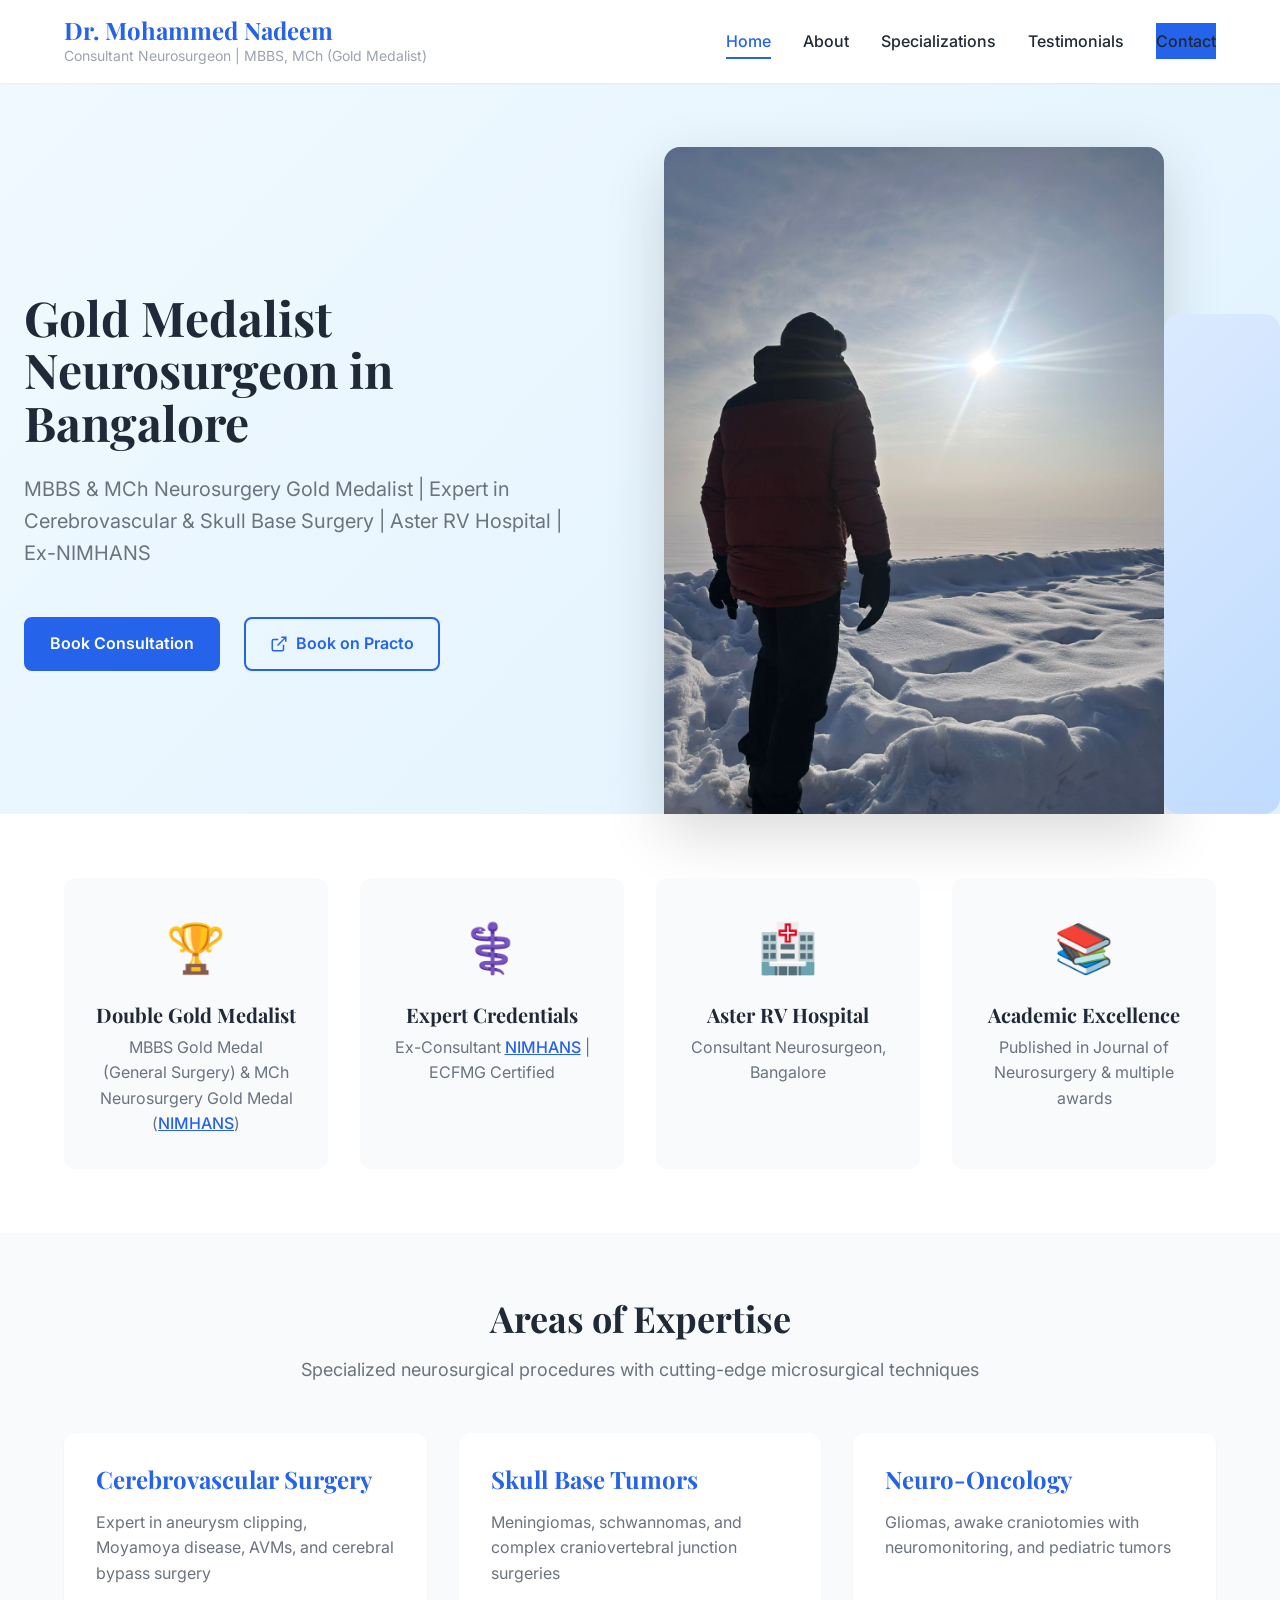
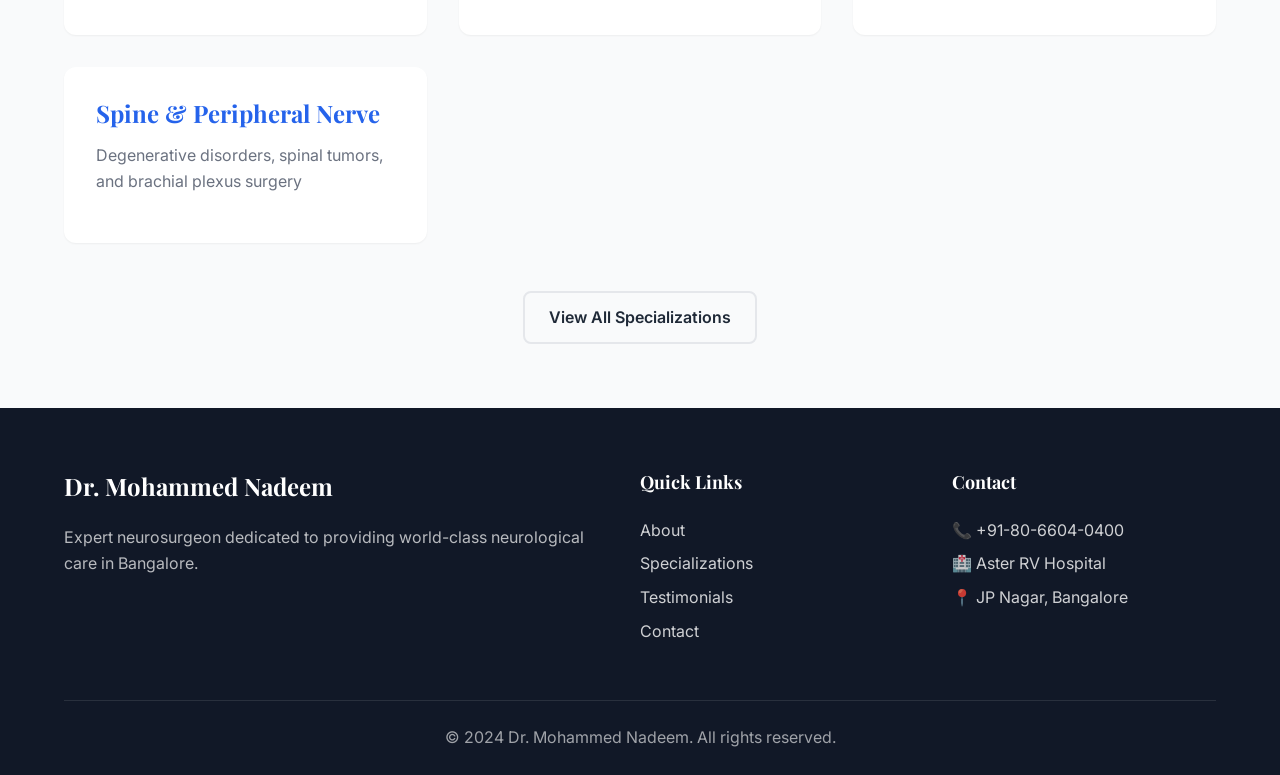
<file: index.html>
<!DOCTYPE html>
<html lang="en">
<head>
    <meta charset="UTF-8">
    <meta name="viewport" content="width=device-width, initial-scale=1.0">
    <meta name="description" content="Dr. Mohammed Nadeem - MBBS & MCh Neurosurgery Gold Medalist, Consultant Neurosurgeon at Aster RV Hospital Bangalore. Expert in cerebrovascular surgery, skull base tumors, and spine surgery.">
    <meta name="keywords" content="neurosurgeon bangalore, brain surgeon, spine surgery, dr mohammed nadeem, aster rv hospital, cerebrovascular surgery, skull base surgery, aneurysm treatment bangalore">
    <meta name="author" content="Dr. Mohammed Nadeem, MCh Neurosurgery">
    
    <!-- Open Graph / Facebook -->
    <meta property="og:type" content="website">
    <meta property="og:url" content="https://yourwebsite.com/">
    <meta property="og:title" content="Dr. Mohammed Nadeem - Expert Neurosurgeon in Bangalore">
    <meta property="og:description" content="Leading neurosurgeon specializing in advanced brain and spine surgery. Expert care in Bangalore.">
    <meta property="og:image" content="https://yourwebsite.com/images/hero/dr-nadeem-profile.jpg">

    <!-- Twitter -->
    <meta property="twitter:card" content="summary_large_image">
    <meta property="twitter:url" content="https://yourwebsite.com/">
    <meta property="twitter:title" content="Dr. Mohammed Nadeem - Expert Neurosurgeon in Bangalore">
    <meta property="twitter:description" content="Leading neurosurgeon specializing in advanced brain and spine surgery.">
    <meta property="twitter:image" content="https://yourwebsite.com/images/hero/dr-nadeem-profile.jpg">
    
    <title>Dr Mohammed Nadeem - Expert Neurosurgeon in Bangalore | NIMHANS Gold Medalist | Brain & Spine Surgery</title>
    
    <!-- Favicon -->
    <link rel="icon" type="image/png" href="images/icons/favicon.png">
    
    <!-- Stylesheet -->
    <link rel="stylesheet" href="css/styles.css">
    
    <!-- Preconnect for performance -->
    <link rel="preconnect" href="https://fonts.googleapis.com">
    <link rel="preconnect" href="https://fonts.gstatic.com" crossorigin>
    <link href="https://fonts.googleapis.com/css2?family=Inter:wght@300;400;600;700&family=Playfair+Display:wght@600;700&display=swap" rel="stylesheet">
    
    <!-- Schema.org markup for Google -->
    <script type="application/ld+json">
    {
      "@context": "https://schema.org",
      "@type": "Physician",
      "name": "Dr. Mohammed Nadeem",
      "honorificSuffix": "MBBS, MCh Neurosurgery",
      "image": "https://yourwebsite.com/images/doctor-profile.jpg",
      "description": "Gold Medalist Consultant Neurosurgeon specializing in cerebrovascular surgery, skull base tumors, neuro-oncology, and spine surgery",
      "medicalSpecialty": ["Neurosurgery", "Cerebrovascular Surgery", "Skull Base Surgery", "Spine Surgery"],
      "worksFor": {
        "@type": "Hospital",
        "name": "Aster RV Hospital",
        "address": {
          "@type": "PostalAddress",
          "streetAddress": "CA-37, 24th Main, 1st Phase, JP Nagar",
          "addressLocality": "Bangalore",
          "addressRegion": "Karnataka",
          "postalCode": "560078",
          "addressCountry": "IN"
        }
      },
      "telephone": "+91-80-6604-0400",
      "url": "https://yourwebsite.com",
      "alumniOf": [
        {
          "@type": "EducationalOrganization",
          "name": "NIMHANS",
          "description": "MCh Neurosurgery - Gold Medalist"
        },
        {
          "@type": "EducationalOrganization",
          "name": "Bangalore Medical College and Research Institute",
          "description": "MBBS - Gold Medalist in General Surgery"
        }
      ],
      "areaServed": {
        "@type": "City",
        "name": "Bangalore"
      }
    }
    </script>
</head>
<body>
    <!-- Navigation -->
    <nav class="navbar" id="navbar">
        <div class="container">
            <div class="nav-brand">
                <h1>Dr. Mohammed Nadeem</h1>
                <p class="subtitle">Consultant Neurosurgeon | MBBS, MCh (Gold Medalist)</p>
            </div>
            <button class="nav-toggle" id="navToggle" aria-label="Toggle navigation">
                <span></span>
                <span></span>
                <span></span>
            </button>
            <ul class="nav-menu" id="navMenu">
                <li><a href="index.html" class="active">Home</a></li>
                <li><a href="about.html">About</a></li>
                <li><a href="specializations.html">Specializations</a></li>
                <li><a href="testimonials.html">Testimonials</a></li>
                <li><a href="contact.html" class="btn-primary">Contact</a></li>
            </ul>
        </div>
    </nav>

    <!-- Hero Section -->
    <section class="hero">
        <div class="hero-content">
            <h2 class="hero-title">Gold Medalist Neurosurgeon in Bangalore</h2>
            <p class="hero-subtitle">MBBS & MCh Neurosurgery Gold Medalist | Expert in Cerebrovascular & Skull Base Surgery | Aster RV Hospital | Ex-NIMHANS</p>
            <div class="hero-cta">
                <a href="contact.html" class="btn btn-primary">Book Consultation</a>
                <a href="https://www.practo.com/bangalore/doctor/dr-mohammed-nadeem-1-neurosurgeon"
                   target="_blank"
                   rel="noopener noreferrer"
                   class="btn btn-secondary"
                   style="display: inline-flex; align-items: center; gap: 8px;">
                    <svg width="18" height="18" viewBox="0 0 24 24" fill="none" stroke="currentColor" stroke-width="2">
                        <path d="M18 13v6a2 2 0 0 1-2 2H5a2 2 0 0 1-2-2V8a2 2 0 0 1 2-2h6"></path>
                        <polyline points="15 3 21 3 21 9"></polyline>
                        <line x1="10" y1="14" x2="21" y2="3"></line>
                    </svg>
                    Book on Practo
                </a>
            </div>
        </div>
        <div class="hero-image">
            <img src="images/hero/dr-nadeem-profile.jpg" alt="Dr. Mohammed Nadeem - Neurosurgeon" class="hero-profile-photo">
            <div class="hero-placeholder"></div>
        </div>
    </section>

    <!-- Quick Info -->
    <section class="quick-info">
        <div class="container">
            <div class="info-grid">
                <div class="info-card">
                    <div class="info-icon">🏆</div>
                    <h3>Double Gold Medalist</h3>
                    <p>MBBS Gold Medal (General Surgery) & MCh Neurosurgery Gold Medal (<a href="https://www.nimhans.ac.in/" target="_blank" rel="noopener noreferrer" style="color: #2563eb; text-decoration: underline; font-weight: 500;">NIMHANS</a>)</p>
                </div>
                <div class="info-card">
                    <div class="info-icon">⚕️</div>
                    <h3>Expert Credentials</h3>
                    <p>Ex-Consultant <a href="https://www.nimhans.ac.in/" target="_blank" rel="noopener noreferrer" style="color: #2563eb; text-decoration: underline; font-weight: 500;">NIMHANS</a> | ECFMG Certified</p>
                </div>
                <div class="info-card">
                    <div class="info-icon">🏥</div>
                    <h3>Aster RV Hospital</h3>
                    <p>Consultant Neurosurgeon, Bangalore</p>
                </div>
                <div class="info-card">
                    <div class="info-icon">📚</div>
                    <h3>Academic Excellence</h3>
                    <p>Published in Journal of Neurosurgery & multiple awards</p>
                </div>
            </div>
        </div>
    </section>

    <!-- Specializations Preview -->
    <section class="specializations-preview">
        <div class="container">
            <h2 class="section-title">Areas of Expertise</h2>
            <p class="section-subtitle">Specialized neurosurgical procedures with cutting-edge microsurgical techniques</p>
            <div class="spec-grid">
                <div class="spec-card">
                    <h3>Cerebrovascular Surgery</h3>
                    <p>Expert in aneurysm clipping, Moyamoya disease, AVMs, and cerebral bypass surgery</p>
                </div>
                <div class="spec-card">
                    <h3>Skull Base Tumors</h3>
                    <p>Meningiomas, schwannomas, and complex craniovertebral junction surgeries</p>
                </div>
                <div class="spec-card">
                    <h3>Neuro-Oncology</h3>
                    <p>Gliomas, awake craniotomies with neuromonitoring, and pediatric tumors</p>
                </div>
                <div class="spec-card">
                    <h3>Spine & Peripheral Nerve</h3>
                    <p>Degenerative disorders, spinal tumors, and brachial plexus surgery</p>
                </div>
            </div>
            <div class="text-center">
                <a href="specializations.html" class="btn btn-outline">View All Specializations</a>
            </div>
        </div>
    </section>

    <!-- Footer -->
    <footer class="footer">
        <div class="container">
            <div class="footer-grid">
                <div class="footer-col">
                    <h3>Dr. Mohammed Nadeem</h3>
                    <p>Expert neurosurgeon dedicated to providing world-class neurological care in Bangalore.</p>
                </div>
                <div class="footer-col">
                    <h4>Quick Links</h4>
                    <ul>
                        <li><a href="about.html">About</a></li>
                        <li><a href="specializations.html">Specializations</a></li>
                        <li><a href="testimonials.html">Testimonials</a></li>
                        <li><a href="contact.html">Contact</a></li>
                    </ul>
                </div>
                <div class="footer-col">
                    <h4>Contact</h4>
                    <ul>
                        <li>📞 +91-80-6604-0400</li>
                        <li>🏥 Aster RV Hospital</li>
                        <li>📍 JP Nagar, Bangalore</li>
                    </ul>
                </div>
            </div>
            <div class="footer-bottom">
                <p>&copy; 2024 Dr. Mohammed Nadeem. All rights reserved.</p>
            </div>
        </div>
    </footer>

    <!-- JavaScript -->
    <script src="js/main.js"></script>
</body>
</html>
</file>
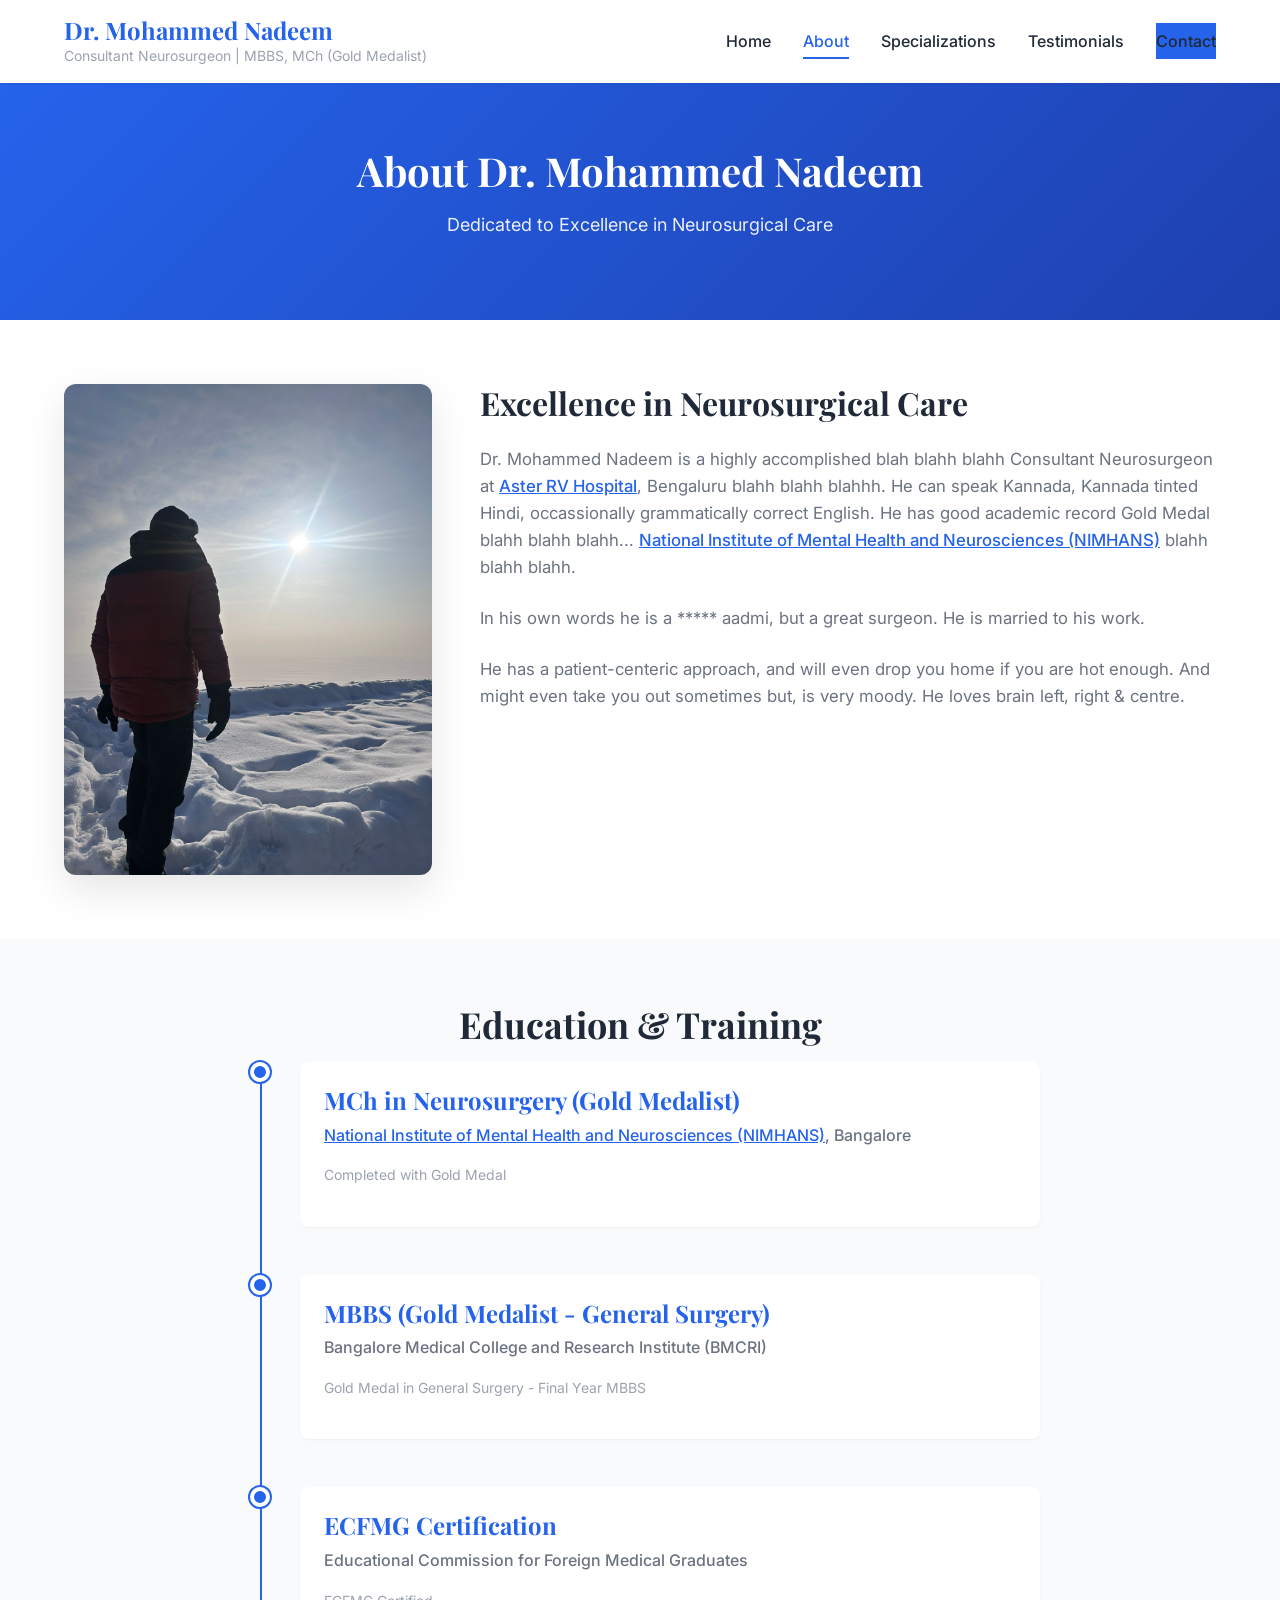
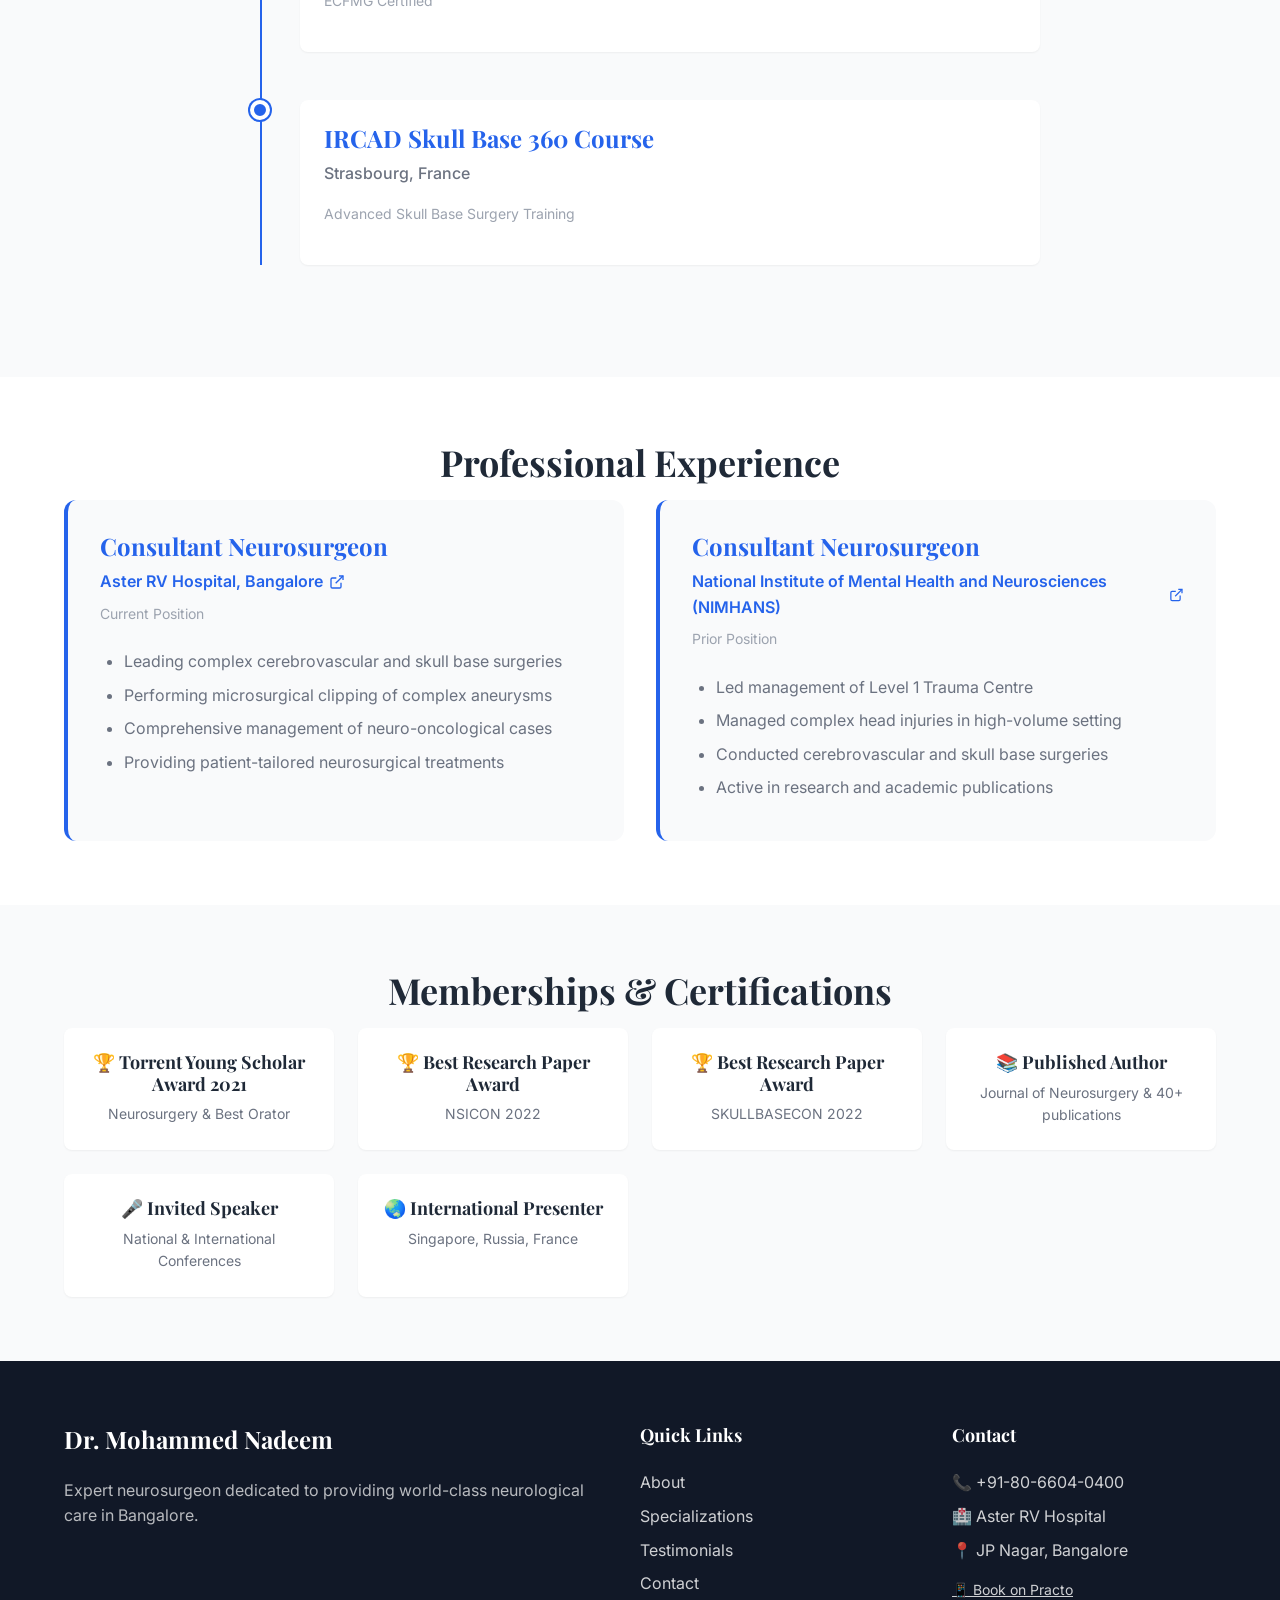
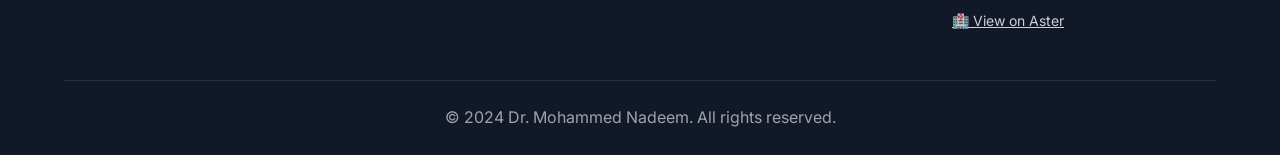
<file: about.html>
<!DOCTYPE html>
<html lang="en">
<head>
    <meta charset="UTF-8">
    <meta name="viewport" content="width=device-width, initial-scale=1.0">
    <meta name="description" content="About Dr. Mohammed Nadeem - MBBS & MCh Neurosurgery Gold Medalist from NIMHANS. Ex-Consultant NIMHANS, specializing in cerebrovascular surgery and skull base tumors.">
    <meta name="keywords" content="neurosurgeon biography, bangalore neurosurgeon experience, brain surgeon qualifications, dr mohammed nadeem, nimhans neurosurgeon, gold medalist">

    <title>About Dr. Mohammed Nadeem - Gold Medalist Neurosurgeon | NIMHANS | Aster RV Bangalore</title>
    
    <link rel="icon" type="image/png" href="images/icons/favicon.png">
    <link rel="stylesheet" href="css/styles.css">
    <link rel="preconnect" href="https://fonts.googleapis.com">
    <link rel="preconnect" href="https://fonts.gstatic.com" crossorigin>
    <link href="https://fonts.googleapis.com/css2?family=Inter:wght@300;400;600;700&family=Playfair+Display:wght@600;700&display=swap" rel="stylesheet">
</head>
<body>
    <!-- Navigation -->
    <nav class="navbar" id="navbar">
        <div class="container">
            <div class="nav-brand">
                <h1>Dr. Mohammed Nadeem</h1>
                <p class="subtitle">Consultant Neurosurgeon | MBBS, MCh (Gold Medalist)</p>
            </div>
            <button class="nav-toggle" id="navToggle" aria-label="Toggle navigation">
                <span></span>
                <span></span>
                <span></span>
            </button>
            <ul class="nav-menu" id="navMenu">
                <li><a href="index.html">Home</a></li>
                <li><a href="about.html" class="active">About</a></li>
                <li><a href="specializations.html">Specializations</a></li>
                <li><a href="testimonials.html">Testimonials</a></li>
                <li><a href="contact.html" class="btn-primary">Contact</a></li>
            </ul>
        </div>
    </nav>

    <!-- Page Header -->
    <section class="page-header">
        <div class="container">
            <h1>About Dr. Mohammed Nadeem</h1>
            <p>Dedicated to Excellence in Neurosurgical Care</p>
        </div>
    </section>

    <!-- About Content -->
    <section class="about-content">
        <div class="container">
            <div class="about-grid">
                <div class="about-image">
                    <img src="images/hero/dr-nadeem-profile.jpg" alt="Dr. Mohammed Nadeem - Neurosurgeon" class="about-profile-photo">
                </div>
                <div class="about-text">
                    <h2>Excellence in Neurosurgical Care</h2>
                    <p>Dr. Mohammed Nadeem is a highly accomplished blah blahh blahh Consultant Neurosurgeon at <a href="https://www.asterhospitals.in/doctors/aster-rv-bangalore/dr-mohammed-nadeem" target="_blank" rel="noopener noreferrer" style="color: #2563eb; text-decoration: underline; font-weight: 500;">Aster RV Hospital</a>, Bengaluru blahh blahh blahhh. He can speak Kannada, Kannada tinted Hindi, occassionally grammatically correct English. He has good academic record Gold Medal blahh blahh blahh...  <a href="https://www.nimhans.ac.in/" target="_blank" rel="noopener noreferrer" style="color: #2563eb; text-decoration: underline; font-weight: 500;">National Institute of Mental Health and Neurosciences (NIMHANS)</a> blahh blahh blahh.</p>
                    <p> In his own words he is a ***** aadmi, but a great surgeon. He is married to his work.</p>
                    <p>He has a  patient-centeric approach, and will even drop you home if you are hot enough. And might even take you out sometimes but, is very moody. He loves brain left, right & centre.</p>
                </div>
            </div>
        </div>
    </section>

    <!-- Education & Training -->
    <section class="education">
        <div class="container">
            <h2 class="section-title">Education & Training</h2>
            <div class="timeline">
                <div class="timeline-item">
                    <div class="timeline-marker"></div>
                    <div class="timeline-content">
                        <h3>MCh in Neurosurgery (Gold Medalist)</h3>
                        <p class="institution"><a href="https://www.nimhans.ac.in/" target="_blank" rel="noopener noreferrer" style="color: #2563eb; text-decoration: underline; font-weight: 500;">National Institute of Mental Health and Neurosciences (NIMHANS)</a>, Bangalore</p>
                        <p class="year">Completed with Gold Medal</p>
                    </div>
                </div>
                <div class="timeline-item">
                    <div class="timeline-marker"></div>
                    <div class="timeline-content">
                        <h3>MBBS (Gold Medalist - General Surgery)</h3>
                        <p class="institution">Bangalore Medical College and Research Institute (BMCRI)</p>
                        <p class="year">Gold Medal in General Surgery - Final Year MBBS</p>
                    </div>
                </div>
                <div class="timeline-item">
                    <div class="timeline-marker"></div>
                    <div class="timeline-content">
                        <h3>ECFMG Certification</h3>
                        <p class="institution">Educational Commission for Foreign Medical Graduates</p>
                        <p class="year">ECFMG Certified</p>
                    </div>
                </div>
                <div class="timeline-item">
                    <div class="timeline-marker"></div>
                    <div class="timeline-content">
                        <h3>IRCAD Skull Base 360 Course</h3>
                        <p class="institution">Strasbourg, France</p>
                        <p class="year">Advanced Skull Base Surgery Training</p>
                    </div>
                </div>
            </div>
        </div>
    </section>

    <!-- Professional Experience -->
    <section class="experience">
        <div class="container">
            <h2 class="section-title">Professional Experience</h2>
            <div class="experience-grid">
                <div class="experience-card">
                    <h3>Consultant Neurosurgeon</h3>
                    <p class="hospital">
                        <a href="https://www.asterhospitals.in/doctors/aster-rv-bangalore/dr-mohammed-nadeem"
                           target="_blank"
                           rel="noopener noreferrer"
                           style="color: #2563eb; text-decoration: none; font-weight: 600; display: inline-flex; align-items: center; gap: 6px;">
                            Aster RV Hospital, Bangalore
                            <svg width="16" height="16" viewBox="0 0 24 24" fill="none" stroke="currentColor" stroke-width="2">
                                <path d="M18 13v6a2 2 0 0 1-2 2H5a2 2 0 0 1-2-2V8a2 2 0 0 1 2-2h6"></path>
                                <polyline points="15 3 21 3 21 9"></polyline>
                                <line x1="10" y1="14" x2="21" y2="3"></line>
                            </svg>
                        </a>
                    </p>
                    <p class="duration">Current Position</p>
                    <ul>
                        <li>Leading complex cerebrovascular and skull base surgeries</li>
                        <li>Performing microsurgical clipping of complex aneurysms</li>
                        <li>Comprehensive management of neuro-oncological cases</li>
                        <li>Providing patient-tailored neurosurgical treatments</li>
                    </ul>
                </div>
                <div class="experience-card">
                    <h3>Consultant Neurosurgeon</h3>
                    <p class="hospital">
                        <a href="https://www.nimhans.ac.in/"
                           target="_blank"
                           rel="noopener noreferrer"
                           style="color: #2563eb; text-decoration: none; font-weight: 600; display: inline-flex; align-items: center; gap: 6px;">
                            National Institute of Mental Health and Neurosciences (NIMHANS)
                            <svg width="16" height="16" viewBox="0 0 24 24" fill="none" stroke="currentColor" stroke-width="2">
                                <path d="M18 13v6a2 2 0 0 1-2 2H5a2 2 0 0 1-2-2V8a2 2 0 0 1 2-2h6"></path>
                                <polyline points="15 3 21 3 21 9"></polyline>
                                <line x1="10" y1="14" x2="21" y2="3"></line>
                            </svg>
                        </a>
                    </p>
                    <p class="duration">Prior Position</p>
                    <ul>
                        <li>Led management of Level 1 Trauma Centre</li>
                        <li>Managed complex head injuries in high-volume setting</li>
                        <li>Conducted cerebrovascular and skull base surgeries</li>
                        <li>Active in research and academic publications</li>
                    </ul>
                </div>
            </div>
        </div>
    </section>

    <!-- Memberships & Certifications -->
    <section class="memberships">
        <div class="container">
            <h2 class="section-title">Memberships & Certifications</h2>
            <div class="memberships-grid">
                <div class="membership-card">
                    <h3>🏆 Torrent Young Scholar Award 2021</h3>
                    <p>Neurosurgery & Best Orator</p>
                </div>
                <div class="membership-card">
                    <h3>🏆 Best Research Paper Award</h3>
                    <p>NSICON 2022</p>
                </div>
                <div class="membership-card">
                    <h3>🏆 Best Research Paper Award</h3>
                    <p>SKULLBASECON 2022</p>
                </div>
                <div class="membership-card">
                    <h3>📚 Published Author</h3>
                    <p>Journal of Neurosurgery & 40+ publications</p>
                </div>
                <div class="membership-card">
                    <h3>🎤 Invited Speaker</h3>
                    <p>National & International Conferences</p>
                </div>
                <div class="membership-card">
                    <h3>🌏 International Presenter</h3>
                    <p>Singapore, Russia, France</p>
                </div>
            </div>
        </div>
    </section>

    <!-- Footer -->
    <footer class="footer">
        <div class="container">
            <div class="footer-grid">
                <div class="footer-col">
                    <h3>Dr. Mohammed Nadeem</h3>
                    <p>Expert neurosurgeon dedicated to providing world-class neurological care in Bangalore.</p>
                </div>
                <div class="footer-col">
                    <h4>Quick Links</h4>
                    <ul>
                        <li><a href="about.html">About</a></li>
                        <li><a href="specializations.html">Specializations</a></li>
                        <li><a href="testimonials.html">Testimonials</a></li>
                        <li><a href="contact.html">Contact</a></li>
                    </ul>
                </div>
                <div class="footer-col">
                    <h4>Contact</h4>
                    <ul>
                        <li>📞 +91-80-6604-0400</li>
                        <li>🏥 Aster RV Hospital</li>
                        <li>📍 JP Nagar, Bangalore</li>
                    </ul>
                    <div style="margin-top: 16px; display: flex; flex-direction: column; gap: 8px;">
                        <a href="https://www.practo.com/bangalore/doctor/dr-mohammed-nadeem-1-neurosurgeon"
                           target="_blank"
                           rel="noopener noreferrer"
                           style="color: rgba(255,255,255,0.8); text-decoration: underline; font-size: 14px;">
                            📱 Book on Practo
                        </a>
                        <a href="https://www.asterhospitals.in/doctors/aster-rv-bangalore/dr-mohammed-nadeem"
                           target="_blank"
                           rel="noopener noreferrer"
                           style="color: rgba(255,255,255,0.8); text-decoration: underline; font-size: 14px;">
                            🏥 View on Aster
                        </a>
                    </div>
                </div>
            </div>
            <div class="footer-bottom">
                <p>&copy; 2024 Dr. Mohammed Nadeem. All rights reserved.</p>
            </div>
        </div>
    </footer>

    <script src="js/main.js"></script>
</body>
</html>
</file>
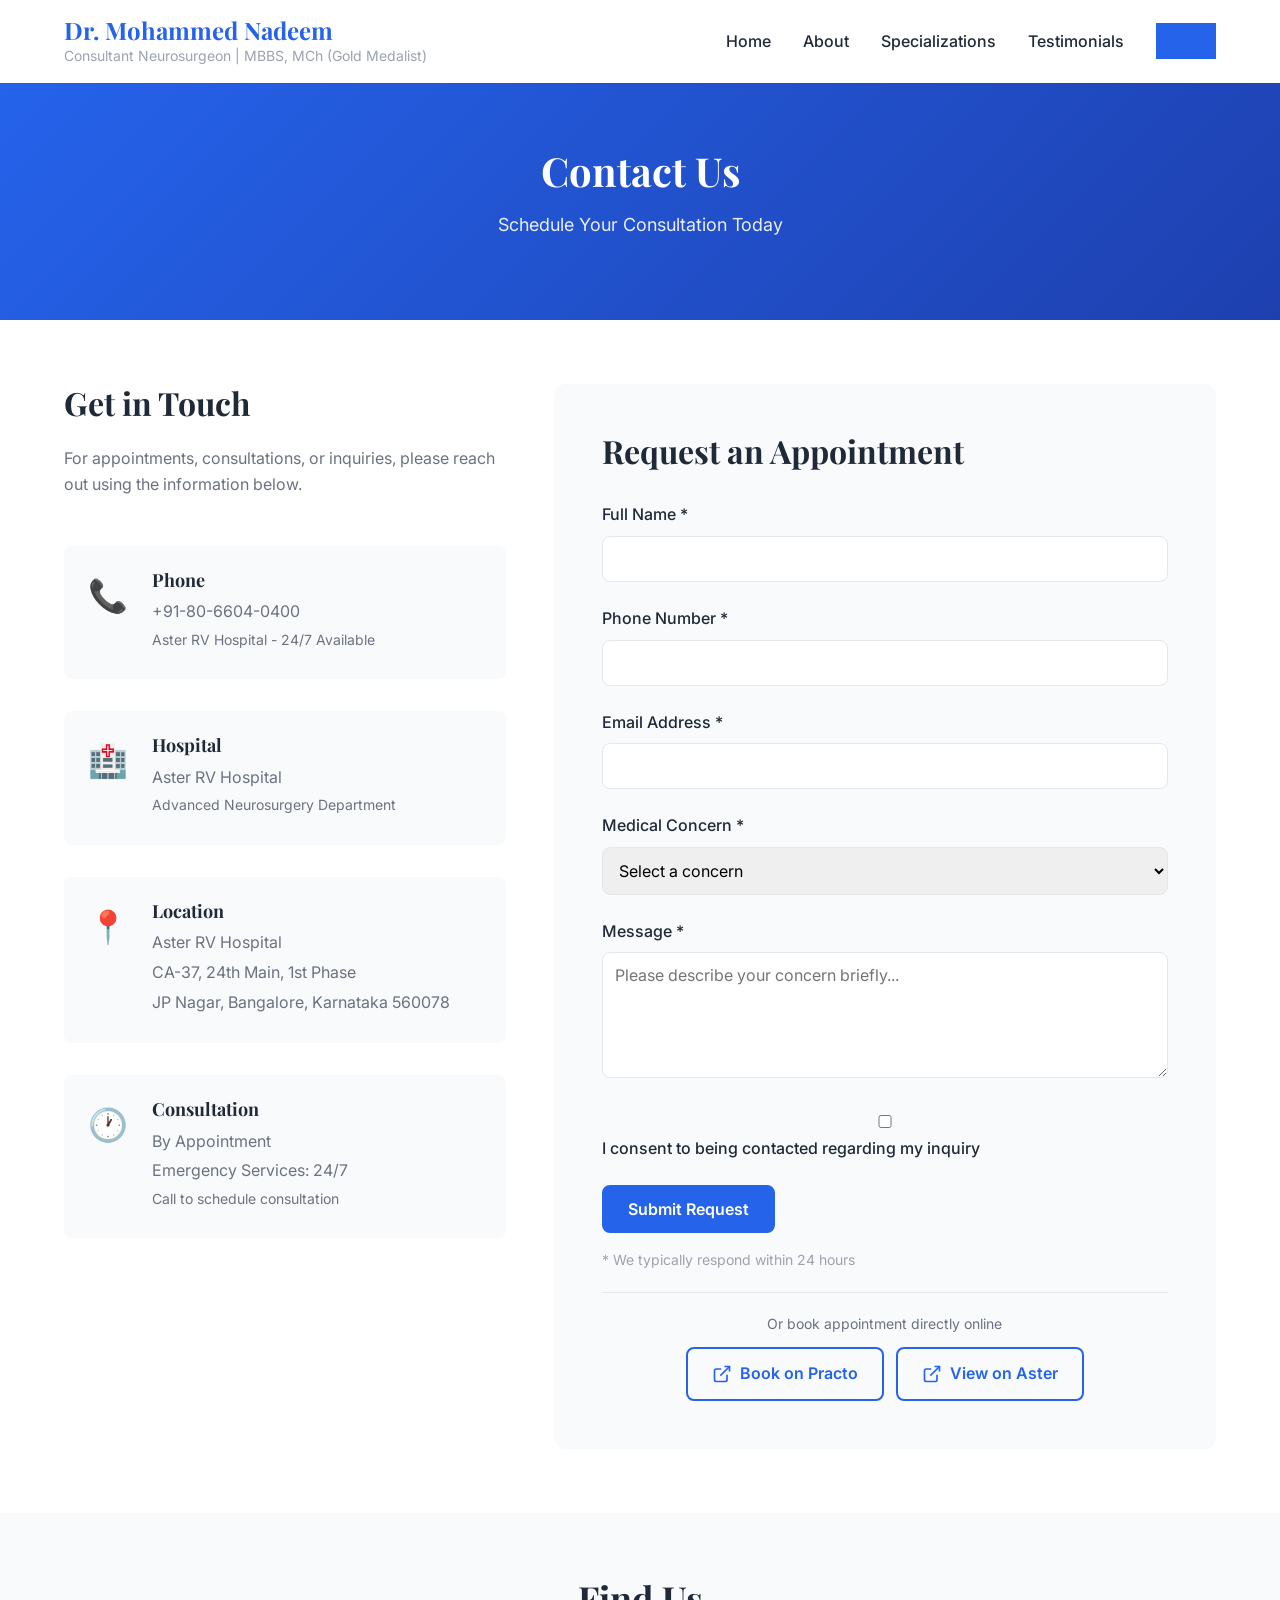
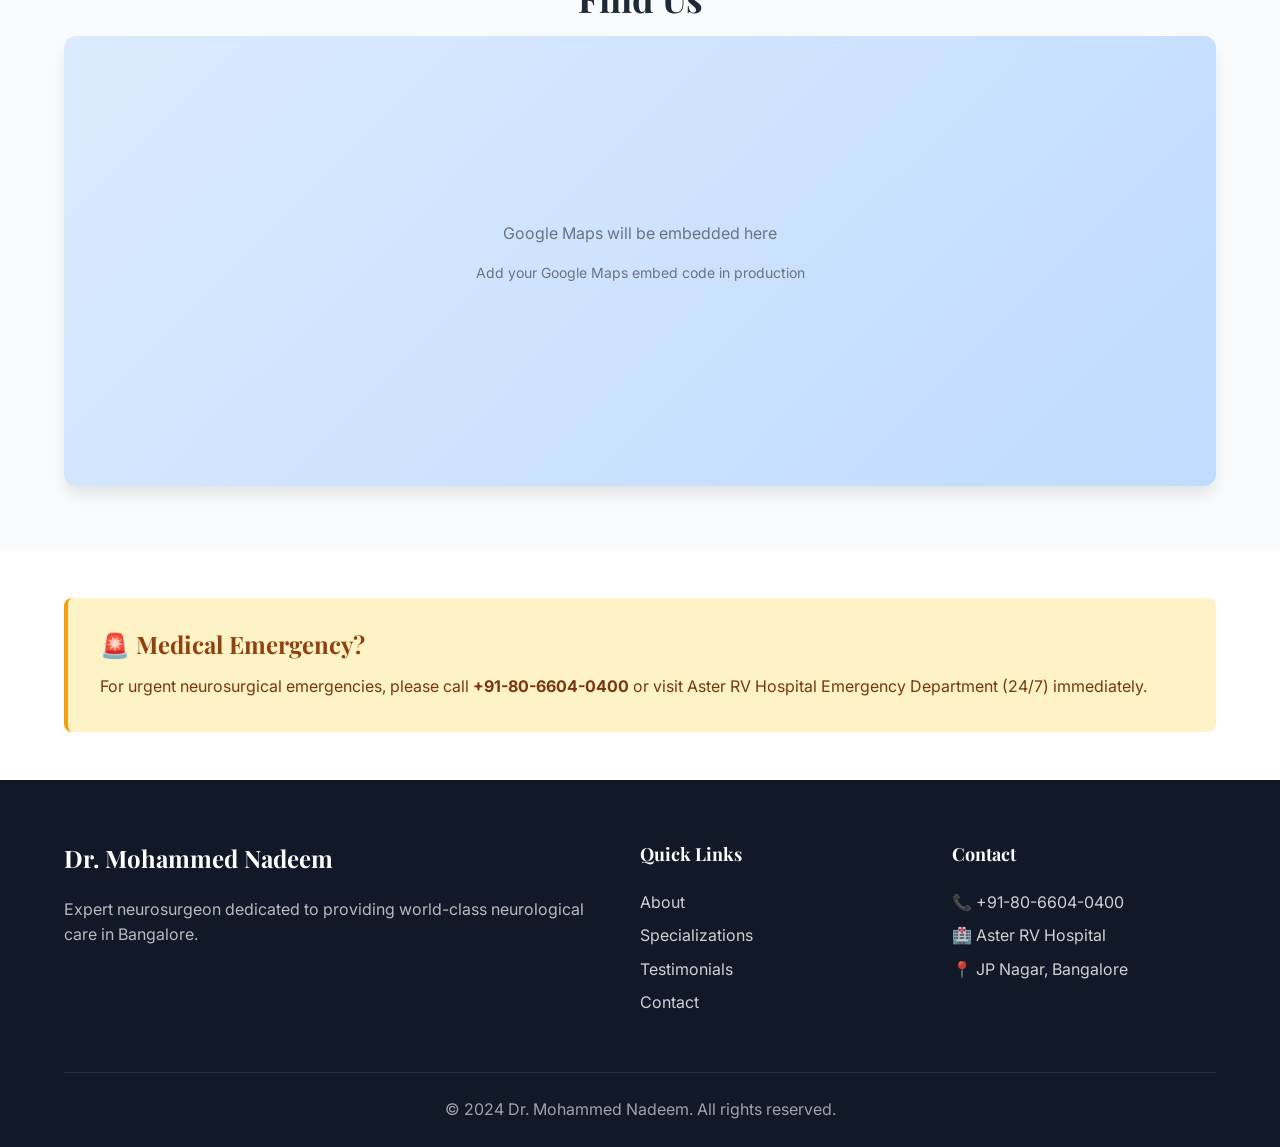
<file: contact.html>
<!DOCTYPE html>
<html lang="en">
<head>
    <meta charset="UTF-8">
    <meta name="viewport" content="width=device-width, initial-scale=1.0">
    <meta name="description" content="Contact Dr. Mohammed Nadeem neurosurgeon in Bangalore. Book consultation, get directions, and find appointment information.">
    <meta name="keywords" content="book neurosurgeon appointment bangalore, contact neurosurgeon, brain surgeon consultation, dr mohammed nadeem contact">

    <title>Contact Dr. Mohammed Nadeem - Book Neurosurgery Consultation in Bangalore</title>
    
    <link rel="icon" type="image/png" href="images/icons/favicon.png">
    <link rel="stylesheet" href="css/styles.css">
    <link rel="preconnect" href="https://fonts.googleapis.com">
    <link rel="preconnect" href="https://fonts.gstatic.com" crossorigin>
    <link href="https://fonts.googleapis.com/css2?family=Inter:wght@300;400;600;700&family=Playfair+Display:wght@600;700&display=swap" rel="stylesheet">
</head>
<body>
    <!-- Navigation -->
    <nav class="navbar" id="navbar">
        <div class="container">
            <div class="nav-brand">
                <h1>Dr. Mohammed Nadeem</h1>
                <p class="subtitle">Consultant Neurosurgeon | MBBS, MCh (Gold Medalist)</p>
            </div>
            <button class="nav-toggle" id="navToggle" aria-label="Toggle navigation">
                <span></span>
                <span></span>
                <span></span>
            </button>
            <ul class="nav-menu" id="navMenu">
                <li><a href="index.html">Home</a></li>
                <li><a href="about.html">About</a></li>
                <li><a href="specializations.html">Specializations</a></li>
                <li><a href="testimonials.html">Testimonials</a></li>
                <li><a href="contact.html" class="btn-primary active">Contact</a></li>
            </ul>
        </div>
    </nav>

    <!-- Page Header -->
    <section class="page-header">
        <div class="container">
            <h1>Contact Us</h1>
            <p>Schedule Your Consultation Today</p>
        </div>
    </section>

    <!-- Contact Section -->
    <section class="contact-section">
        <div class="container">
            <div class="contact-grid">
                <!-- Contact Information -->
                <div class="contact-info">
                    <h2>Get in Touch</h2>
                    <p>For appointments, consultations, or inquiries, please reach out using the information below.</p>
                    
                    <div class="contact-details">
                        <div class="contact-item">
                            <div class="contact-icon">📞</div>
                            <div class="contact-text">
                                <h3>Phone</h3>
                                <p>+91-80-6604-0400</p>
                                <p class="small">Aster RV Hospital - 24/7 Available</p>
                            </div>
                        </div>

                        <div class="contact-item">
                            <div class="contact-icon">🏥</div>
                            <div class="contact-text">
                                <h3>Hospital</h3>
                                <p>Aster RV Hospital</p>
                                <p class="small">Advanced Neurosurgery Department</p>
                            </div>
                        </div>

                        <div class="contact-item">
                            <div class="contact-icon">📍</div>
                            <div class="contact-text">
                                <h3>Location</h3>
                                <p>Aster RV Hospital</p>
                                <p>CA-37, 24th Main, 1st Phase</p>
                                <p>JP Nagar, Bangalore, Karnataka 560078</p>
                            </div>
                        </div>

                        <div class="contact-item">
                            <div class="contact-icon">🕐</div>
                            <div class="contact-text">
                                <h3>Consultation</h3>
                                <p>By Appointment</p>
                                <p>Emergency Services: 24/7</p>
                                <p class="small">Call to schedule consultation</p>
                            </div>
                        </div>
                    </div>
                </div>

                <!-- Contact Form -->
                <div class="contact-form-wrapper">
                    <h2>Request an Appointment</h2>
                    <form id="contactForm" class="contact-form">
                        <div class="form-group">
                            <label for="name">Full Name *</label>
                            <input type="text" id="name" name="name" required>
                        </div>

                        <div class="form-group">
                            <label for="phone">Phone Number *</label>
                            <input type="tel" id="phone" name="phone" required>
                        </div>

                        <div class="form-group">
                            <label for="email">Email Address *</label>
                            <input type="email" id="email" name="email" required>
                        </div>

                        <div class="form-group">
                            <label for="concern">Medical Concern *</label>
                            <select id="concern" name="concern" required>
                                <option value="">Select a concern</option>
                                <option value="brain-tumor">Brain Tumor</option>
                                <option value="spine">Spine Issues</option>
                                <option value="head-injury">Head Injury</option>
                                <option value="stroke">Stroke</option>
                                <option value="pediatric">Pediatric Neurosurgery</option>
                                <option value="other">Other</option>
                            </select>
                        </div>

                        <div class="form-group">
                            <label for="message">Message *</label>
                            <textarea id="message" name="message" rows="5" required placeholder="Please describe your concern briefly..."></textarea>
                        </div>

                        <div class="form-group">
                            <label>
                                <input type="checkbox" name="consent" required>
                                I consent to being contacted regarding my inquiry
                            </label>
                        </div>

                        <button type="submit" class="btn btn-primary">Submit Request</button>
                        <p class="form-note">* We typically respond within 24 hours</p>

                        <div style="margin-top: 20px; padding-top: 20px; border-top: 1px solid #e5e7eb; text-align: center;">
                            <p style="margin-bottom: 12px; color: #6b7280; font-size: 14px;">Or book appointment directly online</p>
                            <div style="display: flex; gap: 12px; justify-content: center; flex-wrap: wrap;">
                                <a href="https://www.practo.com/bangalore/doctor/dr-mohammed-nadeem-1-neurosurgeon"
                                   target="_blank"
                                   rel="noopener noreferrer"
                                   class="btn btn-secondary"
                                   style="display: inline-flex; align-items: center; gap: 8px;">
                                    <svg width="20" height="20" viewBox="0 0 24 24" fill="none" stroke="currentColor" stroke-width="2">
                                        <path d="M18 13v6a2 2 0 0 1-2 2H5a2 2 0 0 1-2-2V8a2 2 0 0 1 2-2h6"></path>
                                        <polyline points="15 3 21 3 21 9"></polyline>
                                        <line x1="10" y1="14" x2="21" y2="3"></line>
                                    </svg>
                                    Book on Practo
                                </a>
                                <a href="https://www.asterhospitals.in/doctors/aster-rv-bangalore/dr-mohammed-nadeem"
                                   target="_blank"
                                   rel="noopener noreferrer"
                                   class="btn btn-secondary"
                                   style="display: inline-flex; align-items: center; gap: 8px;">
                                    <svg width="20" height="20" viewBox="0 0 24 24" fill="none" stroke="currentColor" stroke-width="2">
                                        <path d="M18 13v6a2 2 0 0 1-2 2H5a2 2 0 0 1-2-2V8a2 2 0 0 1 2-2h6"></path>
                                        <polyline points="15 3 21 3 21 9"></polyline>
                                        <line x1="10" y1="14" x2="21" y2="3"></line>
                                    </svg>
                                    View on Aster
                                </a>
                            </div>
                        </div>
                    </form>
                    <div id="formMessage" class="form-message" style="display: none;"></div>
                </div>
            </div>
        </div>
    </section>

    <!-- Map Section -->
    <section class="map-section">
        <div class="container">
            <h2 class="section-title">Find Us</h2>
            <div class="map-wrapper">
                <!-- Google Maps Embed - Update with actual location -->
                <div class="map-placeholder">
                    <p>Google Maps will be embedded here</p>
                    <p class="small">Add your Google Maps embed code in production</p>
                </div>
                <!-- 
                Replace the placeholder with actual Google Maps embed:
                <iframe 
                    src="https://www.google.com/maps/embed?pb=YOUR_EMBED_CODE" 
                    width="100%" 
                    height="450" 
                    style="border:0;" 
                    allowfullscreen="" 
                    loading="lazy" 
                    referrerpolicy="no-referrer-when-downgrade">
                </iframe>
                -->
            </div>
        </div>
    </section>

    <!-- Emergency Notice -->
    <section class="emergency-notice">
        <div class="container">
            <div class="emergency-box">
                <h3>🚨 Medical Emergency?</h3>
                <p>For urgent neurosurgical emergencies, please call <strong>+91-80-6604-0400</strong> or visit Aster RV Hospital Emergency Department (24/7) immediately.</p>
            </div>
        </div>
    </section>

    <!-- Footer -->
    <footer class="footer">
        <div class="container">
            <div class="footer-grid">
                <div class="footer-col">
                    <h3>Dr. Mohammed Nadeem</h3>
                    <p>Expert neurosurgeon dedicated to providing world-class neurological care in Bangalore.</p>
                </div>
                <div class="footer-col">
                    <h4>Quick Links</h4>
                    <ul>
                        <li><a href="about.html">About</a></li>
                        <li><a href="specializations.html">Specializations</a></li>
                        <li><a href="testimonials.html">Testimonials</a></li>
                        <li><a href="contact.html">Contact</a></li>
                    </ul>
                </div>
                <div class="footer-col">
                    <h4>Contact</h4>
                    <ul>
                        <li>📞 +91-80-6604-0400</li>
                        <li>🏥 Aster RV Hospital</li>
                        <li>📍 JP Nagar, Bangalore</li>
                    </ul>
                </div>
            </div>
            <div class="footer-bottom">
                <p>&copy; 2024 Dr. Mohammed Nadeem. All rights reserved.</p>
            </div>
        </div>
    </footer>

    <script src="js/main.js"></script>
</body>
</html>
</file>
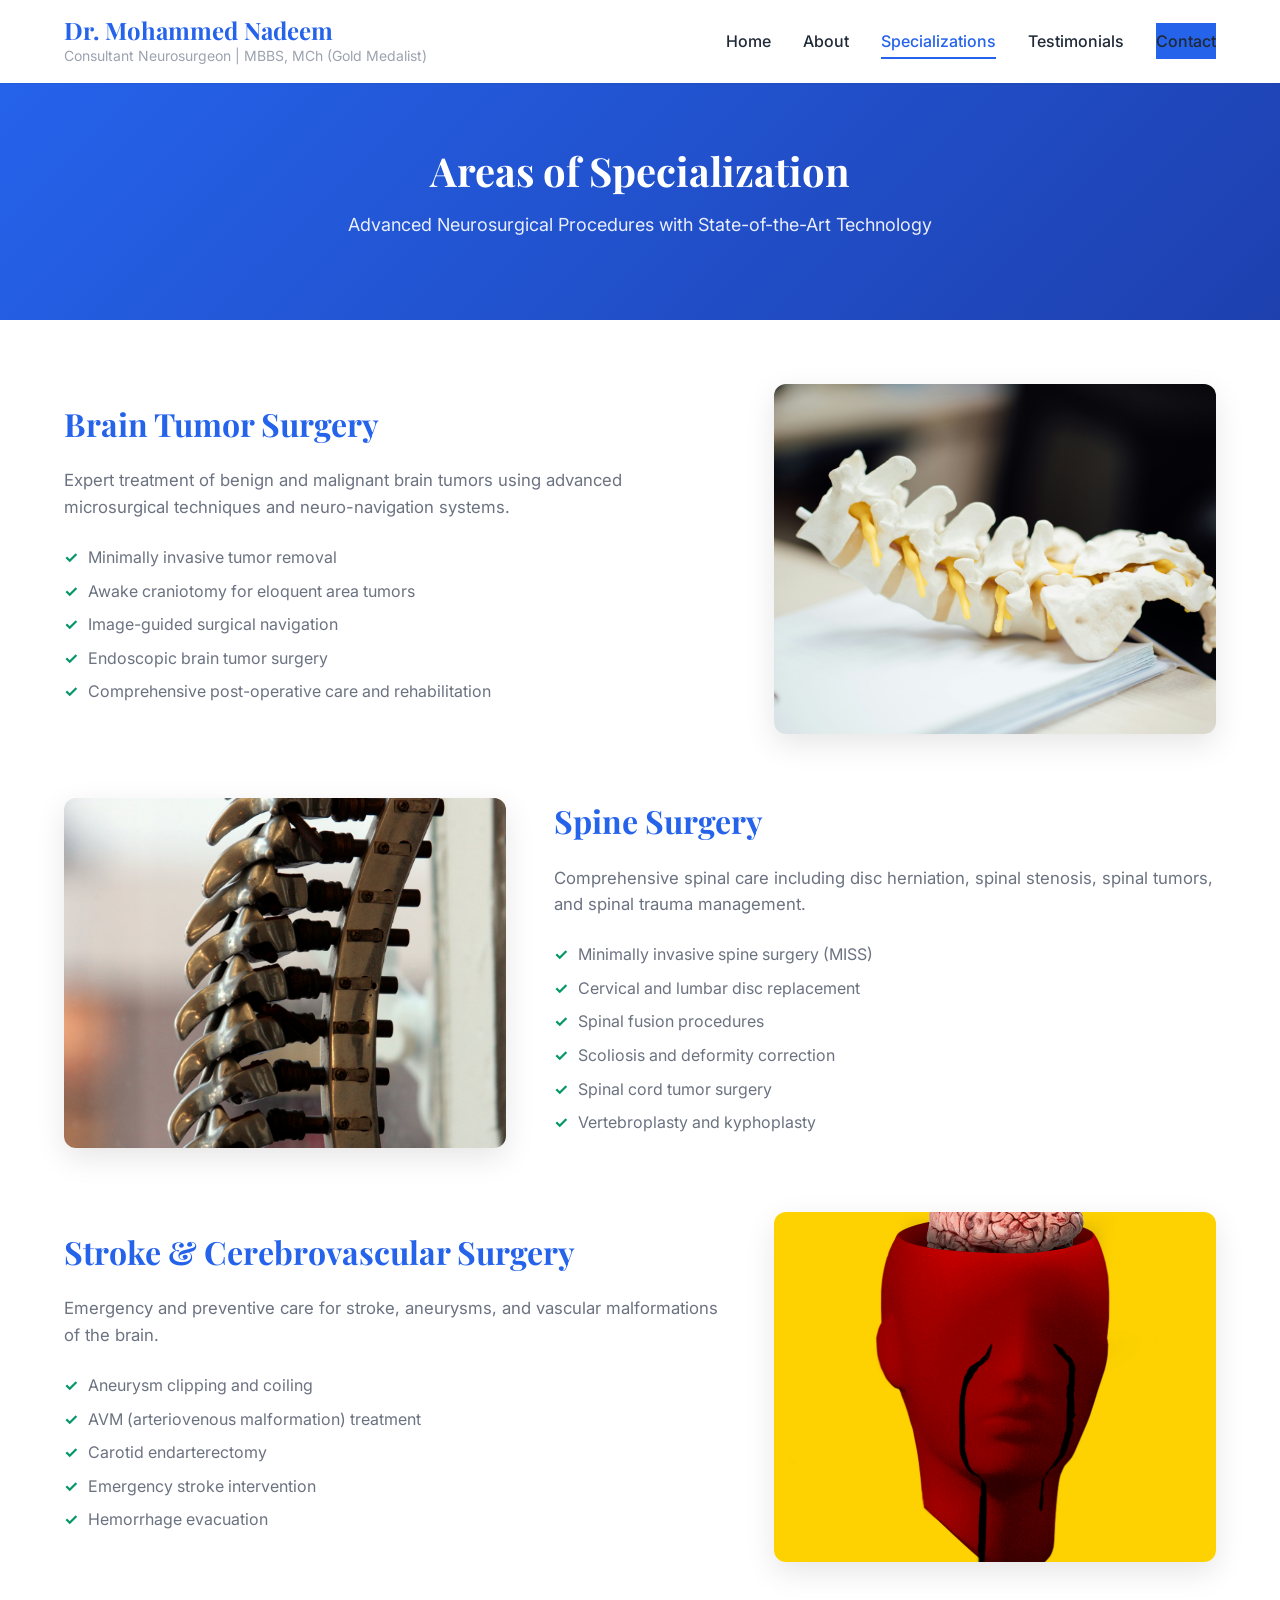
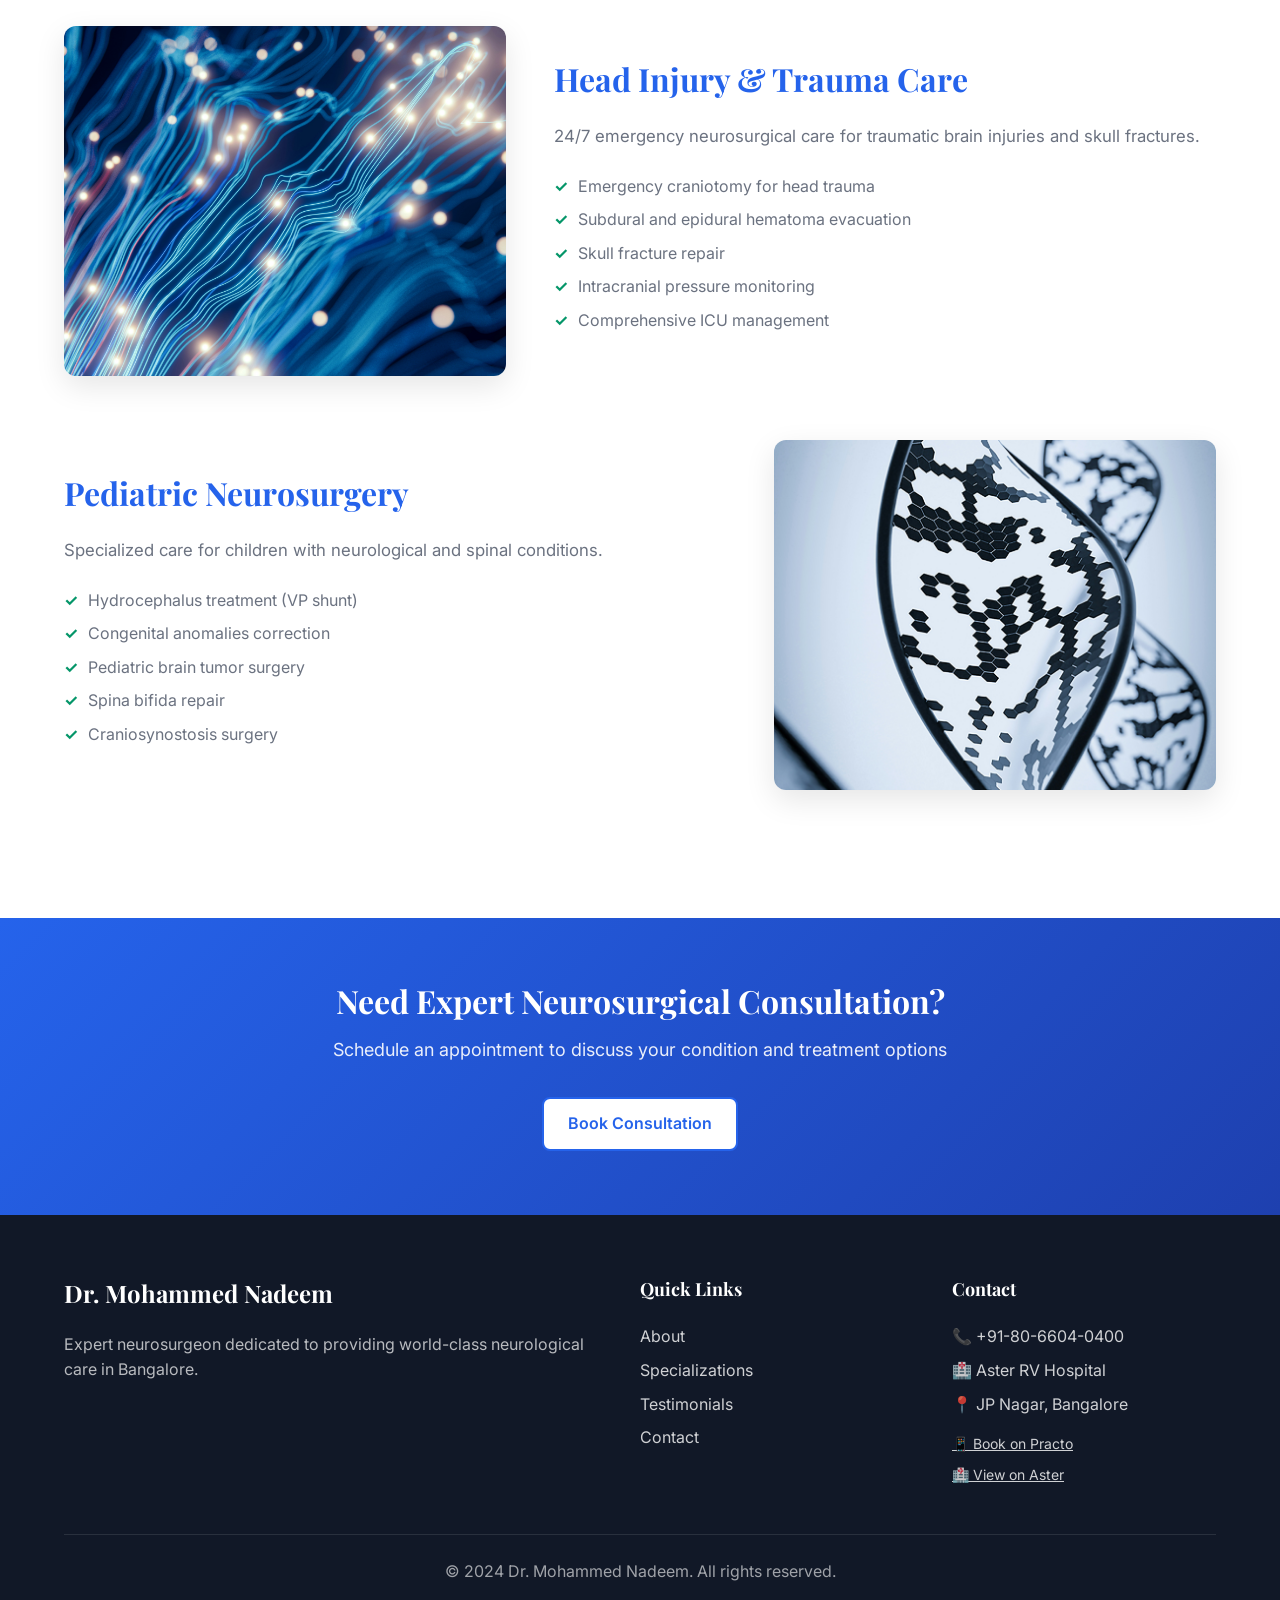
<file: specializations.html>
<!DOCTYPE html>
<html lang="en">
<head>
    <meta charset="UTF-8">
    <meta name="viewport" content="width=device-width, initial-scale=1.0">
    <meta name="description" content="Neurosurgical specializations including brain tumor surgery, spine surgery, stroke management, and head injury treatment in Bangalore.">
    <meta name="keywords" content="brain tumor surgery bangalore, spine surgery, neurosurgical procedures, stroke treatment">
    
    <title>Neurosurgical Specializations - Dr. Mohammed Nadeem | Brain & Spine Surgery Expert</title>

    <link rel="icon" type="image/png" href="images/icons/favicon.png">
    <link rel="stylesheet" href="css/styles.css">
    <link rel="preconnect" href="https://fonts.googleapis.com">
    <link rel="preconnect" href="https://fonts.gstatic.com" crossorigin>
    <link href="https://fonts.googleapis.com/css2?family=Inter:wght@300;400;600;700&family=Playfair+Display:wght@600;700&display=swap" rel="stylesheet">
</head>
<body>
    <!-- Navigation -->
    <nav class="navbar" id="navbar">
        <div class="container">
            <div class="nav-brand">
                <h1>Dr. Mohammed Nadeem</h1>
                <p class="subtitle">Consultant Neurosurgeon | MBBS, MCh (Gold Medalist)</p>
            </div>
            <button class="nav-toggle" id="navToggle" aria-label="Toggle navigation">
                <span></span>
                <span></span>
                <span></span>
            </button>
            <ul class="nav-menu" id="navMenu">
                <li><a href="index.html">Home</a></li>
                <li><a href="about.html">About</a></li>
                <li><a href="specializations.html" class="active">Specializations</a></li>
                <li><a href="testimonials.html">Testimonials</a></li>
                <li><a href="contact.html" class="btn-primary">Contact</a></li>
            </ul>
        </div>
    </nav>

    <!-- Page Header -->
    <section class="page-header">
        <div class="container">
            <h1>Areas of Specialization</h1>
            <p>Advanced Neurosurgical Procedures with State-of-the-Art Technology</p>
        </div>
    </section>

    <!-- Specializations -->
    <section class="specializations-detailed">
        <div class="container">
            <!-- Brain Tumor Surgery -->
            <div class="spec-detail">
                <div class="spec-detail-content">
                    <h2>Brain Tumor Surgery</h2>
                    <p>Expert treatment of benign and malignant brain tumors using advanced microsurgical techniques and neuro-navigation systems.</p>
                    <ul>
                        <li>Minimally invasive tumor removal</li>
                        <li>Awake craniotomy for eloquent area tumors</li>
                        <li>Image-guided surgical navigation</li>
                        <li>Endoscopic brain tumor surgery</li>
                        <li>Comprehensive post-operative care and rehabilitation</li>
                    </ul>
                </div>
                <div class="spec-detail-image">
                    <img src="images/gallery/chuttersnap-OijVdM3Zx4I-unsplash.jpg" alt="Brain Tumor Surgery - Advanced Neurosurgical Care" class="spec-image">
                </div>
            </div>

            <!-- Spine Surgery -->
            <div class="spec-detail reverse">
                <div class="spec-detail-content">
                    <h2>Spine Surgery</h2>
                    <p>Comprehensive spinal care including disc herniation, spinal stenosis, spinal tumors, and spinal trauma management.</p>
                    <ul>
                        <li>Minimally invasive spine surgery (MISS)</li>
                        <li>Cervical and lumbar disc replacement</li>
                        <li>Spinal fusion procedures</li>
                        <li>Scoliosis and deformity correction</li>
                        <li>Spinal cord tumor surgery</li>
                        <li>Vertebroplasty and kyphoplasty</li>
                    </ul>
                </div>
                <div class="spec-detail-image">
                    <img src="images/gallery/david-trinks-U276SVdo4ik-unsplash.jpg" alt="Spine Surgery - Minimally Invasive Spinal Care" class="spec-image">
                </div>
            </div>

            <!-- Stroke & Cerebrovascular -->
            <div class="spec-detail">
                <div class="spec-detail-content">
                    <h2>Stroke & Cerebrovascular Surgery</h2>
                    <p>Emergency and preventive care for stroke, aneurysms, and vascular malformations of the brain.</p>
                    <ul>
                        <li>Aneurysm clipping and coiling</li>
                        <li>AVM (arteriovenous malformation) treatment</li>
                        <li>Carotid endarterectomy</li>
                        <li>Emergency stroke intervention</li>
                        <li>Hemorrhage evacuation</li>
                    </ul>
                </div>
                <div class="spec-detail-image">
                    <img src="images/gallery/gaspar-uhas-j_DmMNZK-jo-unsplash.jpg" alt="Stroke & Cerebrovascular Surgery - Emergency Neurovascular Care" class="spec-image">
                </div>
            </div>

            <!-- Head Injury & Trauma -->
            <div class="spec-detail reverse">
                <div class="spec-detail-content">
                    <h2>Head Injury & Trauma Care</h2>
                    <p>24/7 emergency neurosurgical care for traumatic brain injuries and skull fractures.</p>
                    <ul>
                        <li>Emergency craniotomy for head trauma</li>
                        <li>Subdural and epidural hematoma evacuation</li>
                        <li>Skull fracture repair</li>
                        <li>Intracranial pressure monitoring</li>
                        <li>Comprehensive ICU management</li>
                    </ul>
                </div>
                <div class="spec-detail-image">
                    <img src="images/gallery/luke-jones-tBvF46kmwBw-unsplash.jpg" alt="Head Injury & Trauma Care - Emergency Neurosurgical Services" class="spec-image">
                </div>
            </div>

            <!-- Pediatric Neurosurgery -->
            <div class="spec-detail">
                <div class="spec-detail-content">
                    <h2>Pediatric Neurosurgery</h2>
                    <p>Specialized care for children with neurological and spinal conditions.</p>
                    <ul>
                        <li>Hydrocephalus treatment (VP shunt)</li>
                        <li>Congenital anomalies correction</li>
                        <li>Pediatric brain tumor surgery</li>
                        <li>Spina bifida repair</li>
                        <li>Craniosynostosis surgery</li>
                    </ul>
                </div>
                <div class="spec-detail-image">
                    <img src="images/gallery/warren-umoh-KxwkcAe5Cpc-unsplash.jpg" alt="Pediatric Neurosurgery - Specialized Children's Neurological Care" class="spec-image">
                </div>
            </div>

        </div>
    </section>

    <!-- CTA Section -->
    <section class="cta-section">
        <div class="container">
            <h2>Need Expert Neurosurgical Consultation?</h2>
            <p>Schedule an appointment to discuss your condition and treatment options</p>
            <a href="contact.html" class="btn btn-primary">Book Consultation</a>
        </div>
    </section>

    <!-- Footer -->
    <footer class="footer">
        <div class="container">
            <div class="footer-grid">
                <div class="footer-col">
                    <h3>Dr. Mohammed Nadeem</h3>
                    <p>Expert neurosurgeon dedicated to providing world-class neurological care in Bangalore.</p>
                </div>
                <div class="footer-col">
                    <h4>Quick Links</h4>
                    <ul>
                        <li><a href="about.html">About</a></li>
                        <li><a href="specializations.html">Specializations</a></li>
                        <li><a href="testimonials.html">Testimonials</a></li>
                        <li><a href="contact.html">Contact</a></li>
                    </ul>
                </div>
                <div class="footer-col">
                    <h4>Contact</h4>
                    <ul>
                        <li>📞 +91-80-6604-0400</li>
                        <li>🏥 Aster RV Hospital</li>
                        <li>📍 JP Nagar, Bangalore</li>
                    </ul>
                    <div style="margin-top: 16px; display: flex; flex-direction: column; gap: 8px;">
                        <a href="https://www.practo.com/bangalore/doctor/dr-mohammed-nadeem-1-neurosurgeon"
                           target="_blank"
                           rel="noopener noreferrer"
                           style="color: rgba(255,255,255,0.8); text-decoration: underline; font-size: 14px;">
                            📱 Book on Practo
                        </a>
                        <a href="https://www.asterhospitals.in/doctors/aster-rv-bangalore/dr-mohammed-nadeem"
                           target="_blank"
                           rel="noopener noreferrer"
                           style="color: rgba(255,255,255,0.8); text-decoration: underline; font-size: 14px;">
                            🏥 View on Aster
                        </a>
                    </div>
                </div>
            </div>
            <div class="footer-bottom">
                <p>&copy; 2024 Dr. Mohammed Nadeem. All rights reserved.</p>
            </div>
        </div>
    </footer>

    <script src="js/main.js"></script>
</body>
</html>
</file>
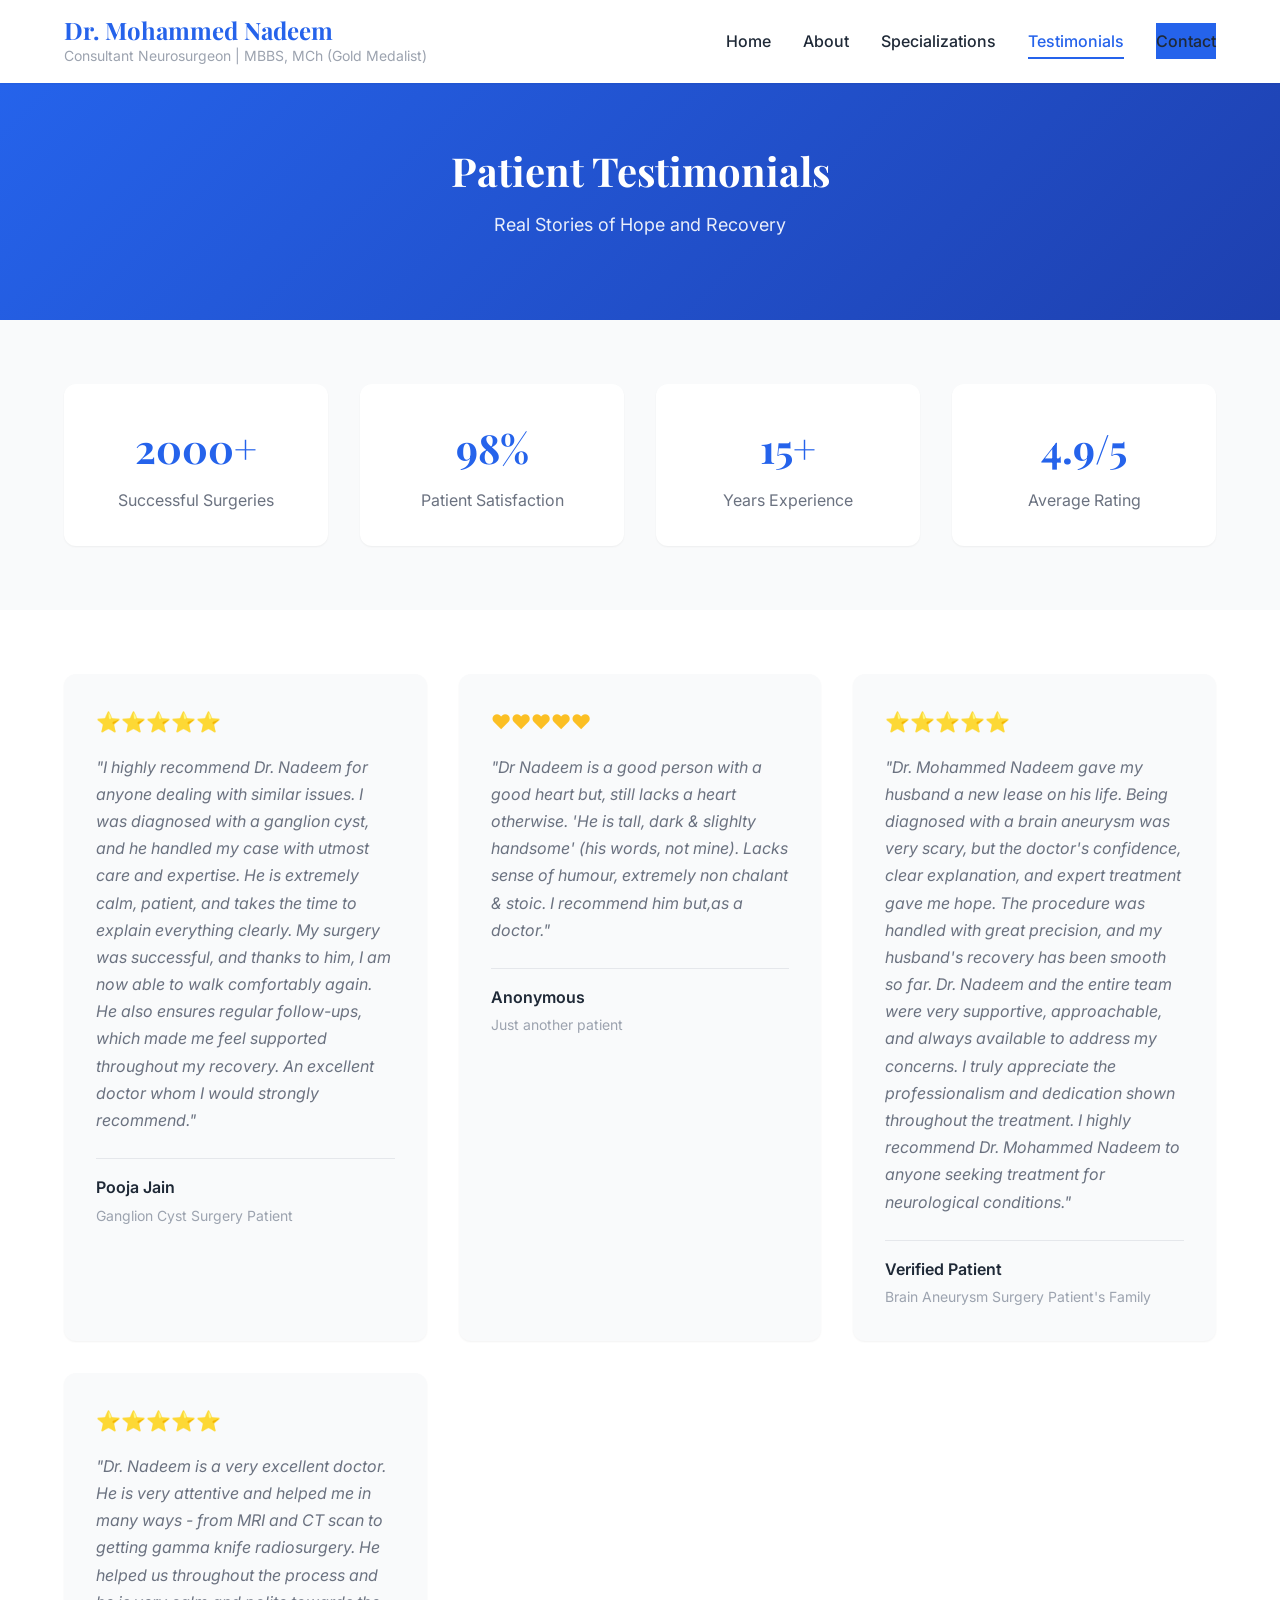
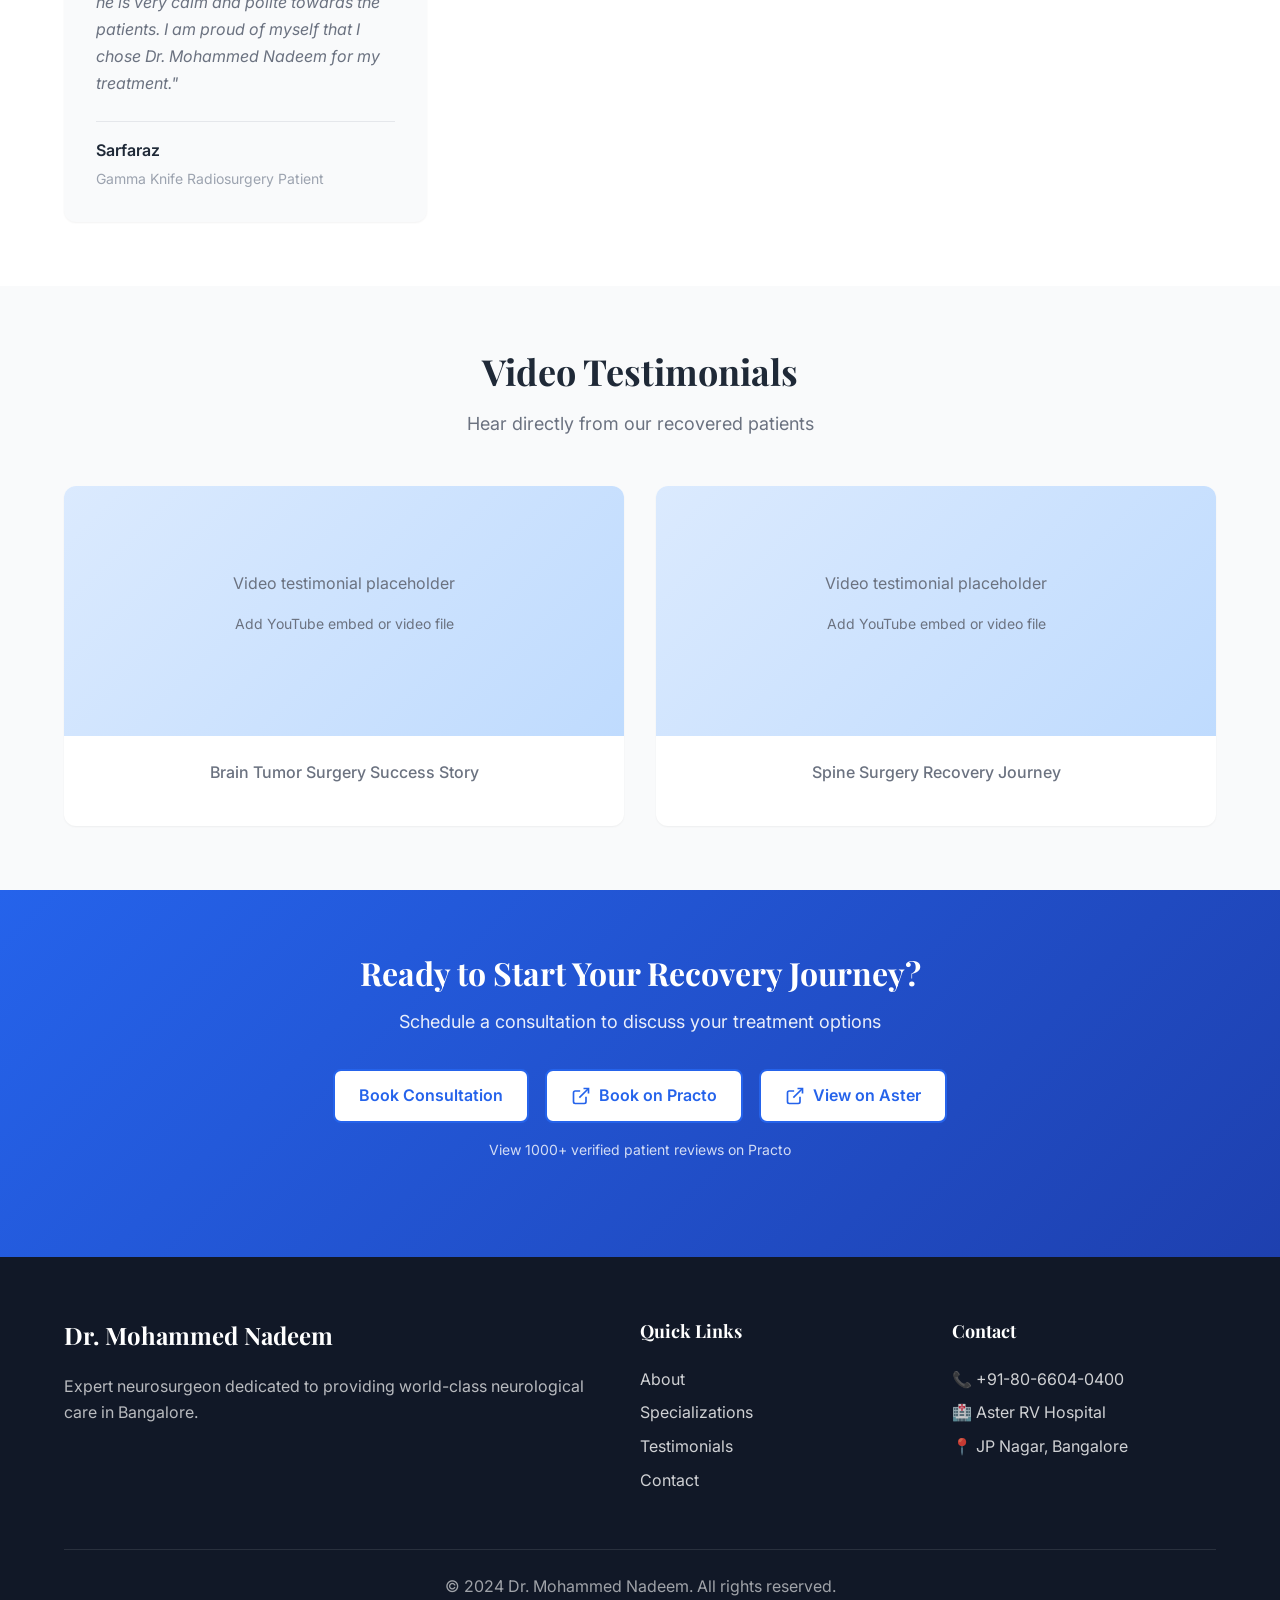
<file: testimonials.html>
<!DOCTYPE html>
<html lang="en">
<head>
    <meta charset="UTF-8">
    <meta name="viewport" content="width=device-width, initial-scale=1.0">
    <meta name="description" content="Patient testimonials and reviews for Dr. Mohammed Nadeem, neurosurgeon in Bangalore. Read success stories and experiences.">
    <meta name="keywords" content="neurosurgeon reviews bangalore, patient testimonials, brain surgery success stories, dr mohammed nadeem reviews">

    <title>Patient Testimonials - Dr. Mohammed Nadeem | Neurosurgeon Reviews Bangalore</title>
    
    <link rel="icon" type="image/png" href="images/icons/favicon.png">
    <link rel="stylesheet" href="css/styles.css">
    <link rel="preconnect" href="https://fonts.googleapis.com">
    <link rel="preconnect" href="https://fonts.gstatic.com" crossorigin>
    <link href="https://fonts.googleapis.com/css2?family=Inter:wght@300;400;600;700&family=Playfair+Display:wght@600;700&display=swap" rel="stylesheet">
</head>
<body>
    <!-- Navigation -->
    <nav class="navbar" id="navbar">
        <div class="container">
            <div class="nav-brand">
                <h1>Dr. Mohammed Nadeem</h1>
                <p class="subtitle">Consultant Neurosurgeon | MBBS, MCh (Gold Medalist)</p>
            </div>
            <button class="nav-toggle" id="navToggle" aria-label="Toggle navigation">
                <span></span>
                <span></span>
                <span></span>
            </button>
            <ul class="nav-menu" id="navMenu">
                <li><a href="index.html">Home</a></li>
                <li><a href="about.html">About</a></li>
                <li><a href="specializations.html">Specializations</a></li>
                <li><a href="testimonials.html" class="active">Testimonials</a></li>
                <li><a href="contact.html" class="btn-primary">Contact</a></li>
            </ul>
        </div>
    </nav>

    <!-- Page Header -->
    <section class="page-header">
        <div class="container">
            <h1>Patient Testimonials</h1>
            <p>Real Stories of Hope and Recovery</p>
        </div>
    </section>

    <!-- Statistics -->
    <section class="stats-section">
        <div class="container">
            <div class="stats-grid">
                <div class="stat-card">
                    <div class="stat-number">2000+</div>
                    <div class="stat-label">Successful Surgeries</div>
                </div>
                <div class="stat-card">
                    <div class="stat-number">98%</div>
                    <div class="stat-label">Patient Satisfaction</div>
                </div>
                <div class="stat-card">
                    <div class="stat-number">15+</div>
                    <div class="stat-label">Years Experience</div>
                </div>
                <div class="stat-card">
                    <div class="stat-number">4.9/5</div>
                    <div class="stat-label">Average Rating</div>
                </div>
            </div>
        </div>
    </section>

    <!-- Testimonials -->
    <section class="testimonials-section">
        <div class="container">
            <div class="testimonials-grid">
                <!-- Testimonial 1 - Real Review from Practo -->
                <div class="testimonial-card">
                    <div class="testimonial-stars">⭐⭐⭐⭐⭐</div>
                    <p class="testimonial-text">"I highly recommend Dr. Nadeem for anyone dealing with similar issues. I was diagnosed with a ganglion cyst, and he handled my case with utmost care and expertise. He is extremely calm, patient, and takes the time to explain everything clearly. My surgery was successful, and thanks to him, I am now able to walk comfortably again. He also ensures regular follow-ups, which made me feel supported throughout my recovery. An excellent doctor whom I would strongly recommend."</p>
                    <div class="testimonial-author">
                        <p class="author-name">Pooja Jain</p>
                        <p class="author-detail">Ganglion Cyst Surgery Patient</p>
                    </div>
                </div>

                <!-- Testimonial 2 - Demo review -->
                <div class="testimonial-card">
                    <div class="testimonial-stars">❤️❤️❤️❤️❤️</div>
                    <p class="testimonial-text">"Dr Nadeem is a good person with a good heart but, still lacks a heart otherwise. 'He is tall, dark & slighlty handsome' (his words, not mine). Lacks sense of humour, extremely non chalant & stoic. I recommend him but,as a doctor."</p>
                    <div class="testimonial-author">
                        <p class="author-name">Anonymous</p>
                        <p class="author-detail"> Just another patient </p>
                    </div>
                </div>

                <!-- Testimonial 2 - Real Review from Practo -->
                <div class="testimonial-card">
                    <div class="testimonial-stars">⭐⭐⭐⭐⭐</div>
                    <p class="testimonial-text">"Dr. Mohammed Nadeem gave my husband a new lease on his life. Being diagnosed with a brain aneurysm was very scary, but the doctor's confidence, clear explanation, and expert treatment gave me hope. The procedure was handled with great precision, and my husband's recovery has been smooth so far. Dr. Nadeem and the entire team were very supportive, approachable, and always available to address my concerns. I truly appreciate the professionalism and dedication shown throughout the treatment. I highly recommend Dr. Mohammed Nadeem to anyone seeking treatment for neurological conditions."</p>
                    <div class="testimonial-author">
                        <p class="author-name">Verified Patient</p>
                        <p class="author-detail">Brain Aneurysm Surgery Patient's Family</p>
                    </div>
                </div>

                <!-- Testimonial 3 - Real Review from Practo -->
                <div class="testimonial-card">
                    <div class="testimonial-stars">⭐⭐⭐⭐⭐</div>
                    <p class="testimonial-text">"Dr. Nadeem is a very excellent doctor. He is very attentive and helped me in many ways - from MRI and CT scan to getting gamma knife radiosurgery. He helped us throughout the process and he is very calm and polite towards the patients. I am proud of myself that I chose Dr. Mohammed Nadeem for my treatment."</p>
                    <div class="testimonial-author">
                        <p class="author-name">Sarfaraz</p>
                        <p class="author-detail">Gamma Knife Radiosurgery Patient</p>
                    </div>
                </div>
            </div>
        </div>
    </section>

    <!-- Video Testimonials Placeholder -->
    <section class="video-testimonials">
        <div class="container">
            <h2 class="section-title">Video Testimonials</h2>
            <p class="section-subtitle">Hear directly from our recovered patients</p>
            <div class="video-grid">
                <div class="video-card">
                    <div class="video-placeholder">
                        <p>Video testimonial placeholder</p>
                        <p class="small">Add YouTube embed or video file</p>
                    </div>
                    <p class="video-caption">Brain Tumor Surgery Success Story</p>
                </div>
                <div class="video-card">
                    <div class="video-placeholder">
                        <p>Video testimonial placeholder</p>
                        <p class="small">Add YouTube embed or video file</p>
                    </div>
                    <p class="video-caption">Spine Surgery Recovery Journey</p>
                </div>
            </div>
        </div>
    </section>

    <!-- CTA Section -->
    <section class="cta-section">
        <div class="container">
            <h2>Ready to Start Your Recovery Journey?</h2>
            <p>Schedule a consultation to discuss your treatment options</p>
            <div style="display: flex; gap: 16px; justify-content: center; flex-wrap: wrap; margin-top: 20px;">
                <a href="contact.html" class="btn btn-primary">Book Consultation</a>
                <a href="https://www.practo.com/bangalore/doctor/dr-mohammed-nadeem-1-neurosurgeon"
                   target="_blank"
                   rel="noopener noreferrer"
                   class="btn btn-secondary"
                   style="background-color: white; color: #2563eb; display: inline-flex; align-items: center; gap: 8px;">
                    <svg width="20" height="20" viewBox="0 0 24 24" fill="none" stroke="currentColor" stroke-width="2">
                        <path d="M18 13v6a2 2 0 0 1-2 2H5a2 2 0 0 1-2-2V8a2 2 0 0 1 2-2h6"></path>
                        <polyline points="15 3 21 3 21 9"></polyline>
                        <line x1="10" y1="14" x2="21" y2="3"></line>
                    </svg>
                    Book on Practo
                </a>
                <a href="https://www.asterhospitals.in/doctors/aster-rv-bangalore/dr-mohammed-nadeem"
                   target="_blank"
                   rel="noopener noreferrer"
                   class="btn btn-secondary"
                   style="background-color: white; color: #2563eb; display: inline-flex; align-items: center; gap: 8px;">
                    <svg width="20" height="20" viewBox="0 0 24 24" fill="none" stroke="currentColor" stroke-width="2">
                        <path d="M18 13v6a2 2 0 0 1-2 2H5a2 2 0 0 1-2-2V8a2 2 0 0 1 2-2h6"></path>
                        <polyline points="15 3 21 3 21 9"></polyline>
                        <line x1="10" y1="14" x2="21" y2="3"></line>
                    </svg>
                    View on Aster
                </a>
            </div>
            <p style="margin-top: 16px; font-size: 14px; color: rgba(255,255,255,0.8);">View 1000+ verified patient reviews on Practo</p>
        </div>
    </section>

    <!-- Footer -->
    <footer class="footer">
        <div class="container">
            <div class="footer-grid">
                <div class="footer-col">
                    <h3>Dr. Mohammed Nadeem</h3>
                    <p>Expert neurosurgeon dedicated to providing world-class neurological care in Bangalore.</p>
                </div>
                <div class="footer-col">
                    <h4>Quick Links</h4>
                    <ul>
                        <li><a href="about.html">About</a></li>
                        <li><a href="specializations.html">Specializations</a></li>
                        <li><a href="testimonials.html">Testimonials</a></li>
                        <li><a href="contact.html">Contact</a></li>
                    </ul>
                </div>
                <div class="footer-col">
                    <h4>Contact</h4>
                    <ul>
                        <li>📞 +91-80-6604-0400</li>
                        <li>🏥 Aster RV Hospital</li>
                        <li>📍 JP Nagar, Bangalore</li>
                    </ul>
                </div>
            </div>
            <div class="footer-bottom">
                <p>&copy; 2024 Dr. Mohammed Nadeem. All rights reserved.</p>
            </div>
        </div>
    </footer>

    <script src="js/main.js"></script>
</body>
</html>
</file>
<file: css/styles.css>
/* ==========================================
   NEUROSURGEON WEBSITE - MAIN STYLESHEET
   Modern, Responsive, Fast-Loading CSS
   ========================================== */

/* ==========================================
   CSS VARIABLES & ROOT STYLES
   ========================================== */
:root {
    /* Colors */
    --primary-color: #2563eb;
    --primary-dark: #1e40af;
    --secondary-color: #059669;
    --accent-color: #dc2626;

    --text-primary: #1f2937;
    --text-secondary: #6b7280;
    --text-light: #9ca3af;

    --bg-primary: #ffffff;
    --bg-secondary: #f9fafb;
    --bg-dark: #111827;

    --border-color: #e5e7eb;

    /* Typography */
    --font-primary: 'Inter', -apple-system, BlinkMacSystemFont, 'Segoe UI', sans-serif;
    --font-heading: 'Playfair Display', Georgia, serif;

    /* Spacing */
    --spacing-xs: 0.5rem;
    --spacing-sm: 1rem;
    --spacing-md: 1.5rem;
    --spacing-lg: 2rem;
    --spacing-xl: 3rem;
    --spacing-2xl: 4rem;

    /* Transitions */
    --transition-fast: 0.2s ease;
    --transition-normal: 0.3s ease;

    /* Shadows */
    --shadow-sm: 0 1px 2px 0 rgba(0, 0, 0, 0.05);
    --shadow-md: 0 4px 6px -1px rgba(0, 0, 0, 0.1);
    --shadow-lg: 0 10px 15px -3px rgba(0, 0, 0, 0.1);
    --shadow-xl: 0 20px 25px -5px rgba(0, 0, 0, 0.1);
}

/* ==========================================
   RESET & BASE STYLES
   ========================================== */
*, *::before, *::after {
    margin: 0;
    padding: 0;
    box-sizing: border-box;
}

html {
    scroll-behavior: smooth;
    font-size: 16px;
}

body {
    font-family: var(--font-primary);
    color: var(--text-primary);
    line-height: 1.6;
    background-color: var(--bg-primary);
    -webkit-font-smoothing: antialiased;
    -moz-osx-font-smoothing: grayscale;
}

img {
    max-width: 100%;
    height: auto;
    display: block;
}

a {
    color: var(--primary-color);
    text-decoration: none;
    transition: color var(--transition-fast);
}

a:hover {
    color: var(--primary-dark);
}

ul {
    list-style: none;
}

/* ==========================================
   TYPOGRAPHY
   ========================================== */
h1, h2, h3, h4, h5, h6 {
    font-family: var(--font-heading);
    font-weight: 700;
    line-height: 1.2;
    margin-bottom: var(--spacing-sm);
    color: var(--text-primary);
}

h1 { font-size: 2.5rem; }
h2 { font-size: 2rem; }
h3 { font-size: 1.5rem; }
h4 { font-size: 1.25rem; }
h5 { font-size: 1.125rem; }
h6 { font-size: 1rem; }

p {
    margin-bottom: var(--spacing-sm);
    color: var(--text-secondary);
}

.subtitle {
    font-size: 0.875rem;
    color: var(--text-light);
    font-weight: 400;
}

.small {
    font-size: 0.875rem;
}

/* ==========================================
   LAYOUT & CONTAINER
   ========================================== */
.container {
    max-width: 1200px;
    margin: 0 auto;
    padding: 0 var(--spacing-md);
}

.text-center {
    text-align: center;
}

.section-title {
    text-align: center;
    margin-bottom: var(--spacing-sm);
    font-size: 2.25rem;
}

.section-subtitle {
    text-align: center;
    color: var(--text-secondary);
    margin-bottom: var(--spacing-xl);
    font-size: 1.125rem;
}

/* ==========================================
   BUTTONS
   ========================================== */
.btn {
    display: inline-block;
    padding: 0.75rem 1.5rem;
    font-size: 1rem;
    font-weight: 600;
    text-align: center;
    border-radius: 0.5rem;
    transition: all var(--transition-normal);
    cursor: pointer;
    border: 2px solid transparent;
    font-family: var(--font-primary);
}

.btn-primary {
    background-color: var(--primary-color);
    color: white;
    border-color: var(--primary-color);
}

.btn-primary:hover {
    background-color: var(--primary-dark);
    border-color: var(--primary-dark);
    color: white;
    transform: translateY(-2px);
    box-shadow: var(--shadow-lg);
}

.btn-secondary {
    background-color: transparent;
    color: var(--primary-color);
    border-color: var(--primary-color);
}

.btn-secondary:hover {
    background-color: var(--primary-color);
    color: white;
}

.btn-outline {
    background-color: transparent;
    color: var(--text-primary);
    border-color: var(--border-color);
}

.btn-outline:hover {
    background-color: var(--bg-secondary);
    border-color: var(--primary-color);
    color: var(--primary-color);
}

/* ==========================================
   NAVIGATION
   ========================================== */
.navbar {
    background-color: white;
    box-shadow: var(--shadow-sm);
    position: sticky;
    top: 0;
    z-index: 1000;
    transition: box-shadow var(--transition-normal);
}

.navbar.scrolled {
    box-shadow: var(--shadow-md);
}

.navbar .container {
    display: flex;
    justify-content: space-between;
    align-items: center;
    padding: var(--spacing-sm) var(--spacing-md);
}

.nav-brand h1 {
    font-size: 1.5rem;
    margin: 0;
    color: var(--primary-color);
}

.nav-brand .subtitle {
    margin: 0;
}

.nav-menu {
    display: flex;
    gap: var(--spacing-lg);
    align-items: center;
}

.nav-menu li a {
    font-weight: 500;
    color: var(--text-primary);
    padding: 0.5rem 0;
    position: relative;
}

.nav-menu li a:not(.btn-primary):hover,
.nav-menu li a.active {
    color: var(--primary-color);
}

.nav-menu li a:not(.btn-primary)::after {
    content: '';
    position: absolute;
    bottom: 0;
    left: 0;
    width: 0;
    height: 2px;
    background-color: var(--primary-color);
    transition: width var(--transition-normal);
}

.nav-menu li a:not(.btn-primary):hover::after,
.nav-menu li a.active::after {
    width: 100%;
}

.nav-toggle {
    display: none;
    flex-direction: column;
    background: none;
    border: none;
    cursor: pointer;
    padding: 0.5rem;
}

.nav-toggle span {
    width: 25px;
    height: 3px;
    background-color: var(--text-primary);
    margin: 3px 0;
    transition: all var(--transition-normal);
    border-radius: 3px;
}

/* ==========================================
   HERO SECTION
   ========================================== */
.hero {
    display: grid;
    grid-template-columns: 1fr 1fr;
    gap: var(--spacing-xl);
    align-items: center;
    padding: var(--spacing-2xl) 0 0 0;
    background: linear-gradient(135deg, #f0f9ff 0%, #e0f2fe 100%);
}

.hero .container {
    display: contents;
}

.hero-content {
    padding: 0 var(--spacing-md);
}

.hero-title {
    font-size: 3rem;
    margin-bottom: var(--spacing-md);
    color: var(--text-primary);
    line-height: 1.1;
}

.hero-subtitle {
    font-size: 1.25rem;
    color: var(--text-secondary);
    margin-bottom: var(--spacing-xl);
}

.hero-cta {
    display: flex;
    gap: var(--spacing-md);
    flex-wrap: wrap;
}

.hero-image {
    padding: 0;
    margin: 0;
    display: flex;
    align-items: flex-end;
    justify-content: center;
    line-height: 0;
}

.hero-profile-photo {
    width: 100%;
    max-width: 500px;
    height: auto;
    border-radius: 1rem 1rem 0 0;
    box-shadow: 0 20px 60px rgba(0, 0, 0, 0.15);
    object-fit: cover;
    display: block;
    margin: 0;
    padding: 0;
    vertical-align: bottom;
    line-height: 0;
}

.hero-placeholder {
    width: 100%;
    height: 500px;
    background: linear-gradient(135deg, #dbeafe 0%, #bfdbfe 100%);
    border-radius: 1rem;
    display: flex;
    align-items: center;
    justify-content: center;
}

/* ==========================================
   QUICK INFO SECTION
   ========================================== */
.quick-info {
    padding: var(--spacing-2xl) 0;
    background-color: white;
}

.info-grid {
    display: grid;
    grid-template-columns: repeat(auto-fit, minmax(250px, 1fr));
    gap: var(--spacing-lg);
}

.info-card {
    text-align: center;
    padding: var(--spacing-lg);
    border-radius: 0.75rem;
    background-color: var(--bg-secondary);
    transition: all var(--transition-normal);
}

.info-card:hover {
    transform: translateY(-5px);
    box-shadow: var(--shadow-lg);
}

.info-icon {
    font-size: 3rem;
    margin-bottom: var(--spacing-sm);
}

.info-card h3 {
    font-size: 1.25rem;
    margin-bottom: var(--spacing-xs);
}

.info-card p {
    color: var(--text-secondary);
    margin: 0;
}

/* ==========================================
   SPECIALIZATIONS PREVIEW
   ========================================== */
.specializations-preview {
    padding: var(--spacing-2xl) 0;
    background-color: var(--bg-secondary);
}

.spec-grid {
    display: grid;
    grid-template-columns: repeat(auto-fit, minmax(280px, 1fr));
    gap: var(--spacing-lg);
    margin-bottom: var(--spacing-xl);
}

.spec-card {
    background-color: white;
    padding: var(--spacing-lg);
    border-radius: 0.75rem;
    box-shadow: var(--shadow-sm);
    transition: all var(--transition-normal);
}

.spec-card:hover {
    box-shadow: var(--shadow-lg);
    transform: translateY(-5px);
}

.spec-card h3 {
    color: var(--primary-color);
    margin-bottom: var(--spacing-sm);
}

/* ==========================================
   PAGE HEADER
   ========================================== */
.page-header {
    background: linear-gradient(135deg, #2563eb 0%, #1e40af 100%);
    color: white;
    padding: var(--spacing-2xl) 0;
    text-align: center;
}

.page-header h1 {
    color: white;
    font-size: 2.5rem;
    margin-bottom: var(--spacing-sm);
}

.page-header p {
    color: rgba(255, 255, 255, 0.9);
    font-size: 1.125rem;
}


/* ==========================================
   ABOUT PAGE STYLES
   ========================================== */
.about-content {
    padding: var(--spacing-2xl) 0;
}

.about-grid {
    display: grid;
    grid-template-columns: 1fr 2fr;
    gap: var(--spacing-xl);
    align-items: start;
}

.about-image .image-placeholder {
    width: 100%;
    height: 400px;
    background: linear-gradient(135deg, #dbeafe 0%, #bfdbfe 100%);
    border-radius: 0.75rem;
}

.about-profile-photo {
    width: 100%;
    max-width: 450px;
    height: auto;
    border-radius: 0.75rem;
    box-shadow: 0 15px 40px rgba(0, 0, 0, 0.1);
    object-fit: cover;
    display: block;
    margin: 0 auto;
}

.about-text h2 {
    margin-bottom: var(--spacing-md);
}

.about-text p {
    margin-bottom: var(--spacing-md);
    font-size: 1.05rem;
}

/* Education Timeline */
.education {
    padding: var(--spacing-2xl) 0;
    background-color: var(--bg-secondary);
}

.timeline {
    max-width: 800px;
    margin: 0 auto;
    position: relative;
}

.timeline::before {
    content: '';
    position: absolute;
    left: 20px;
    top: 0;
    bottom: 0;
    width: 2px;
    background-color: var(--primary-color);
}

.timeline-item {
    position: relative;
    padding-left: 60px;
    margin-bottom: var(--spacing-xl);
}

.timeline-marker {
    position: absolute;
    left: 10px;
    top: 0;
    width: 20px;
    height: 20px;
    border-radius: 50%;
    background-color: var(--primary-color);
    border: 4px solid white;
    box-shadow: 0 0 0 2px var(--primary-color);
}

.timeline-content {
    background-color: white;
    padding: var(--spacing-md);
    border-radius: 0.5rem;
    box-shadow: var(--shadow-sm);
}

.timeline-content h3 {
    color: var(--primary-color);
    margin-bottom: var(--spacing-xs);
}

.institution {
    color: var(--text-secondary);
    font-weight: 500;
}

.year {
    color: var(--text-light);
    font-size: 0.875rem;
}

/* Experience Section */
.experience {
    padding: var(--spacing-2xl) 0;
}

.experience-grid {
    display: grid;
    grid-template-columns: repeat(auto-fit, minmax(300px, 1fr));
    gap: var(--spacing-lg);
}

.experience-card {
    background-color: var(--bg-secondary);
    padding: var(--spacing-lg);
    border-radius: 0.75rem;
    border-left: 4px solid var(--primary-color);
}

.experience-card h3 {
    color: var(--primary-color);
    margin-bottom: var(--spacing-xs);
}

.hospital {
    font-weight: 600;
    color: var(--text-primary);
    margin-bottom: var(--spacing-xs);
}

.duration {
    color: var(--text-light);
    font-size: 0.875rem;
    margin-bottom: var(--spacing-md);
}

.experience-card ul {
    list-style: disc;
    padding-left: var(--spacing-md);
}

.experience-card li {
    color: var(--text-secondary);
    margin-bottom: var(--spacing-xs);
}

/* Memberships */
.memberships {
    padding: var(--spacing-2xl) 0;
    background-color: var(--bg-secondary);
}

.memberships-grid {
    display: grid;
    grid-template-columns: repeat(auto-fit, minmax(250px, 1fr));
    gap: var(--spacing-md);
}

.membership-card {
    background-color: white;
    padding: var(--spacing-md);
    border-radius: 0.5rem;
    text-align: center;
    box-shadow: var(--shadow-sm);
}

.membership-card h3 {
    font-size: 1.125rem;
    color: var(--text-primary);
    margin-bottom: var(--spacing-xs);
}

.membership-card p {
    color: var(--text-secondary);
    font-size: 0.875rem;
    margin: 0;
}

/* ==========================================
   SPECIALIZATIONS PAGE
   ========================================== */
.specializations-detailed {
    padding: var(--spacing-2xl) 0;
}

.spec-detail {
    display: grid;
    grid-template-columns: 1.5fr 1fr;
    gap: var(--spacing-xl);
    margin-bottom: var(--spacing-2xl);
    align-items: center;
}

.spec-detail.reverse {
    grid-template-columns: 1fr 1.5fr;
}

.spec-detail.reverse .spec-detail-content {
    order: 2;
}

.spec-detail.reverse .spec-detail-image {
    order: 1;
}

.spec-detail-content h2 {
    color: var(--primary-color);
    margin-bottom: var(--spacing-md);
}

.spec-detail-content p {
    font-size: 1.05rem;
    margin-bottom: var(--spacing-md);
}

.spec-detail-content ul {
    list-style: none;
}

.spec-detail-content li {
    padding-left: var(--spacing-md);
    margin-bottom: var(--spacing-xs);
    color: var(--text-secondary);
    position: relative;
}

.spec-detail-content li::before {
    content: '✓';
    position: absolute;
    left: 0;
    color: var(--secondary-color);
    font-weight: bold;
}

.spec-detail-image .image-placeholder {
    width: 100%;
    height: 350px;
    background: linear-gradient(135deg, #dbeafe 0%, #bfdbfe 100%);
    border-radius: 0.75rem;
}

.spec-detail-image .spec-image {
    width: 100%;
    height: 350px;
    object-fit: cover;
    border-radius: 0.75rem;
    box-shadow: 0 10px 30px rgba(0, 0, 0, 0.1);
    transition: transform 0.3s ease, box-shadow 0.3s ease;
}

.spec-detail-image .spec-image:hover {
    transform: translateY(-5px);
    box-shadow: 0 15px 40px rgba(0, 0, 0, 0.15);
}

/* ==========================================
   TESTIMONIALS PAGE
   ========================================== */
.stats-section {
    padding: var(--spacing-2xl) 0;
    background-color: var(--bg-secondary);
}

.stats-grid {
    display: grid;
    grid-template-columns: repeat(auto-fit, minmax(200px, 1fr));
    gap: var(--spacing-lg);
}

.stat-card {
    text-align: center;
    padding: var(--spacing-lg);
    background-color: white;
    border-radius: 0.75rem;
    box-shadow: var(--shadow-sm);
}

.stat-number {
    font-size: 2.5rem;
    font-weight: 700;
    color: var(--primary-color);
    font-family: var(--font-heading);
}

.stat-label {
    color: var(--text-secondary);
    margin-top: var(--spacing-xs);
}

.testimonials-section {
    padding: var(--spacing-2xl) 0;
}

.testimonials-grid {
    display: grid;
    grid-template-columns: repeat(auto-fit, minmax(300px, 1fr));
    gap: var(--spacing-lg);
}

.testimonial-card {
    background-color: var(--bg-secondary);
    padding: var(--spacing-lg);
    border-radius: 0.75rem;
    box-shadow: var(--shadow-sm);
    transition: all var(--transition-normal);
}

.testimonial-card:hover {
    transform: translateY(-5px);
    box-shadow: var(--shadow-lg);
}

.testimonial-stars {
    color: #fbbf24;
    font-size: 1.25rem;
    margin-bottom: var(--spacing-sm);
}

.testimonial-text {
    font-style: italic;
    color: var(--text-secondary);
    margin-bottom: var(--spacing-md);
    line-height: 1.7;
}

.testimonial-author {
    border-top: 1px solid var(--border-color);
    padding-top: var(--spacing-sm);
}

.author-name {
    font-weight: 600;
    color: var(--text-primary);
    margin-bottom: 0.25rem;
}

.author-detail {
    font-size: 0.875rem;
    color: var(--text-light);
    margin: 0;
}

/* Video Testimonials */
.video-testimonials {
    padding: var(--spacing-2xl) 0;
    background-color: var(--bg-secondary);
}

.video-grid {
    display: grid;
    grid-template-columns: repeat(auto-fit, minmax(300px, 1fr));
    gap: var(--spacing-lg);
}

.video-card {
    background-color: white;
    border-radius: 0.75rem;
    overflow: hidden;
    box-shadow: var(--shadow-sm);
}

.video-placeholder {
    width: 100%;
    height: 250px;
    background: linear-gradient(135deg, #dbeafe 0%, #bfdbfe 100%);
    display: flex;
    flex-direction: column;
    align-items: center;
    justify-content: center;
    color: var(--text-secondary);
}

.video-caption {
    padding: var(--spacing-md);
    text-align: center;
    font-weight: 500;
}

/* ==========================================
   CONTACT PAGE
   ========================================== */
.contact-section {
    padding: var(--spacing-2xl) 0;
}

.contact-grid {
    display: grid;
    grid-template-columns: 1fr 1.5fr;
    gap: var(--spacing-xl);
}

.contact-info h2 {
    margin-bottom: var(--spacing-md);
}

.contact-details {
    margin-top: var(--spacing-xl);
}

.contact-item {
    display: flex;
    gap: var(--spacing-md);
    margin-bottom: var(--spacing-lg);
    padding: var(--spacing-md);
    background-color: var(--bg-secondary);
    border-radius: 0.5rem;
}

.contact-icon {
    font-size: 2rem;
    flex-shrink: 0;
}

.contact-text h3 {
    font-size: 1.125rem;
    margin-bottom: var(--spacing-xs);
}

.contact-text p {
    margin: 0.25rem 0;
}

/* Contact Form */
.contact-form-wrapper {
    background-color: var(--bg-secondary);
    padding: var(--spacing-xl);
    border-radius: 0.75rem;
}

.contact-form-wrapper h2 {
    margin-bottom: var(--spacing-lg);
}

.form-group {
    margin-bottom: var(--spacing-md);
}

.form-group label {
    display: block;
    margin-bottom: var(--spacing-xs);
    font-weight: 500;
    color: var(--text-primary);
}

.form-group input,
.form-group select,
.form-group textarea {
    width: 100%;
    padding: 0.75rem;
    border: 1px solid var(--border-color);
    border-radius: 0.5rem;
    font-family: var(--font-primary);
    font-size: 1rem;
    transition: border-color var(--transition-fast);
}

.form-group input:focus,
.form-group select:focus,
.form-group textarea:focus {
    outline: none;
    border-color: var(--primary-color);
    box-shadow: 0 0 0 3px rgba(37, 99, 235, 0.1);
}

.form-group textarea {
    resize: vertical;
}

.form-note {
    font-size: 0.875rem;
    color: var(--text-light);
    margin-top: var(--spacing-sm);
}

.form-message {
    margin-top: var(--spacing-md);
    padding: var(--spacing-md);
    border-radius: 0.5rem;
}

.form-message.success {
    background-color: #d1fae5;
    color: #065f46;
}

.form-message.error {
    background-color: #fee2e2;
    color: #991b1b;
}

/* Map Section */
.map-section {
    padding: var(--spacing-2xl) 0;
    background-color: var(--bg-secondary);
}

.map-wrapper {
    border-radius: 0.75rem;
    overflow: hidden;
    box-shadow: var(--shadow-lg);
}

.map-placeholder {
    width: 100%;
    height: 450px;
    background: linear-gradient(135deg, #dbeafe 0%, #bfdbfe 100%);
    display: flex;
    flex-direction: column;
    align-items: center;
    justify-content: center;
    color: var(--text-secondary);
}

/* Emergency Notice */
.emergency-notice {
    padding: var(--spacing-xl) 0;
}

.emergency-box {
    background-color: #fef3c7;
    border-left: 4px solid #f59e0b;
    padding: var(--spacing-lg);
    border-radius: 0.5rem;
}

.emergency-box h3 {
    color: #92400e;
    margin-bottom: var(--spacing-sm);
}

.emergency-box p {
    color: #78350f;
    margin: 0;
}

/* ==========================================
   CTA SECTION
   ========================================== */
.cta-section {
    padding: var(--spacing-2xl) 0;
    background: linear-gradient(135deg, #2563eb 0%, #1e40af 100%);
    color: white;
    text-align: center;
}

.cta-section h2 {
    color: white;
    font-size: 2rem;
    margin-bottom: var(--spacing-sm);
}

.cta-section p {
    color: rgba(255, 255, 255, 0.9);
    font-size: 1.125rem;
    margin-bottom: var(--spacing-lg);
}

.cta-section .btn-primary {
    background-color: white;
    color: var(--primary-color);
}

.cta-section .btn-primary:hover {
    background-color: var(--bg-secondary);
    transform: translateY(-3px);
}

/* ==========================================
   FOOTER
   ========================================== */
.footer {
    background-color: var(--bg-dark);
    color: rgba(255, 255, 255, 0.8);
    padding: var(--spacing-2xl) 0 var(--spacing-md);
}

.footer-grid {
    display: grid;
    grid-template-columns: 2fr 1fr 1fr;
    gap: var(--spacing-xl);
    margin-bottom: var(--spacing-xl);
}

.footer h3 {
    color: white;
    margin-bottom: var(--spacing-md);
}

.footer h4 {
    color: white;
    margin-bottom: var(--spacing-md);
    font-size: 1.125rem;
}

.footer p {
    color: rgba(255, 255, 255, 0.7);
}

.footer-col ul li {
    margin-bottom: var(--spacing-xs);
}

.footer-col ul li a {
    color: rgba(255, 255, 255, 0.8);
    transition: color var(--transition-fast);
}

.footer-col ul li a:hover {
    color: white;
}

.footer-bottom {
    border-top: 1px solid rgba(255, 255, 255, 0.1);
    padding-top: var(--spacing-md);
    text-align: center;
}

.footer-bottom p {
    margin: 0;
    color: rgba(255, 255, 255, 0.6);
}

/* ==========================================
   RESPONSIVE DESIGN
   ========================================== */

/* Tablet (768px and below) */
@media (max-width: 768px) {
    h1 { font-size: 2rem; }
    h2 { font-size: 1.75rem; }

    .section-title {
        font-size: 1.75rem;
    }

    /* Navigation */
    .nav-toggle {
        display: flex;
    }

    .nav-menu {
        position: fixed;
        top: 70px;
        left: -100%;
        width: 100%;
        height: calc(100vh - 70px);
        background-color: white;
        flex-direction: column;
        align-items: flex-start;
        padding: var(--spacing-lg);
        transition: left var(--transition-normal);
        box-shadow: var(--shadow-lg);
    }

    .nav-menu.active {
        left: 0;
    }

    .nav-menu li {
        width: 100%;
        margin-bottom: var(--spacing-sm);
    }

    .nav-menu li a {
        display: block;
        padding: var(--spacing-sm) 0;
    }

    /* Hero */
    .hero {
        grid-template-columns: 1fr;
        padding: var(--spacing-lg) 0 0 0;
        gap: var(--spacing-md);
    }

    .hero-title {
        font-size: 1.875rem;
    }

    .hero-subtitle {
        font-size: 1rem;
    }

    .hero-cta {
        justify-content: flex-start;
        flex-direction: column;
        gap: var(--spacing-sm);
    }

    .hero-cta .btn {
        width: 100%;
        justify-content: center;
    }

    .hero-image {
        order: -1;
        padding: 0;
        margin: 0;
    }

    .hero-profile-photo {
        max-width: 100%;
        border-radius: 0;
    }

    .hero-placeholder {
        height: 300px;
    }

    /* About */
    .about-grid {
        grid-template-columns: 1fr;
    }

    /* Specializations Detail */
    .spec-detail,
    .spec-detail.reverse {
        grid-template-columns: 1fr;
    }

    .spec-detail.reverse .spec-detail-content,
    .spec-detail.reverse .spec-detail-image {
        order: initial;
    }

    /* Contact */
    .contact-grid {
        grid-template-columns: 1fr;
    }

    /* Footer */
    .footer-grid {
        grid-template-columns: 1fr;
        gap: var(--spacing-lg);
    }
}

/* Mobile (480px and below) */
@media (max-width: 480px) {
    :root {
        font-size: 14px;
    }

    .container {
        padding: 0 var(--spacing-sm);
    }

    h1 { font-size: 1.75rem; }
    h2 { font-size: 1.5rem; }

    .hero-title {
        font-size: 1.75rem;
    }

    .hero-cta {
        flex-direction: column;
        width: 100%;
    }

    .hero-cta .btn {
        width: 100%;
    }

    .info-grid,
    .spec-grid {
        grid-template-columns: 1fr;
    }

    .stats-grid {
        grid-template-columns: repeat(2, 1fr);
    }

    .testimonials-grid {
        grid-template-columns: 1fr;
    }
}

/* Print Styles */
@media print {
    .navbar,
    .nav-toggle,
    .hero-cta,
    .cta-section,
    .footer {
        display: none;
    }

    body {
        font-size: 12pt;
        color: black;
    }

    a {
        text-decoration: underline;
        color: black;
    }
}

/* ==========================================
   ACCESSIBILITY
   ========================================== */
.sr-only {
    position: absolute;
    width: 1px;
    height: 1px;
    padding: 0;
    margin: -1px;
    overflow: hidden;
    clip: rect(0, 0, 0, 0);
    white-space: nowrap;
    border-width: 0;
}

/* Focus styles */
a:focus,
button:focus,
input:focus,
select:focus,
textarea:focus {
    outline: 2px solid var(--primary-color);
    outline-offset: 2px;
}

/* Reduced motion */
@media (prefers-reduced-motion: reduce) {
    *,
    *::before,
    *::after {
        animation-duration: 0.01ms !important;
        animation-iteration-count: 1 !important;
        transition-duration: 0.01ms !important;
        scroll-behavior: auto !important;
    }
}

/* ==========================================
   UTILITY CLASSES
   ========================================== */
.hidden {
    display: none !important;
}

.visible {
    display: block !important;
}

.fade-in {
    animation: fadeIn 0.5s ease-in;
}

@keyframes fadeIn {
    from {
        opacity: 0;
        transform: translateY(20px);
    }
    to {
        opacity: 1;
        transform: translateY(0);
    }
}
</file>
